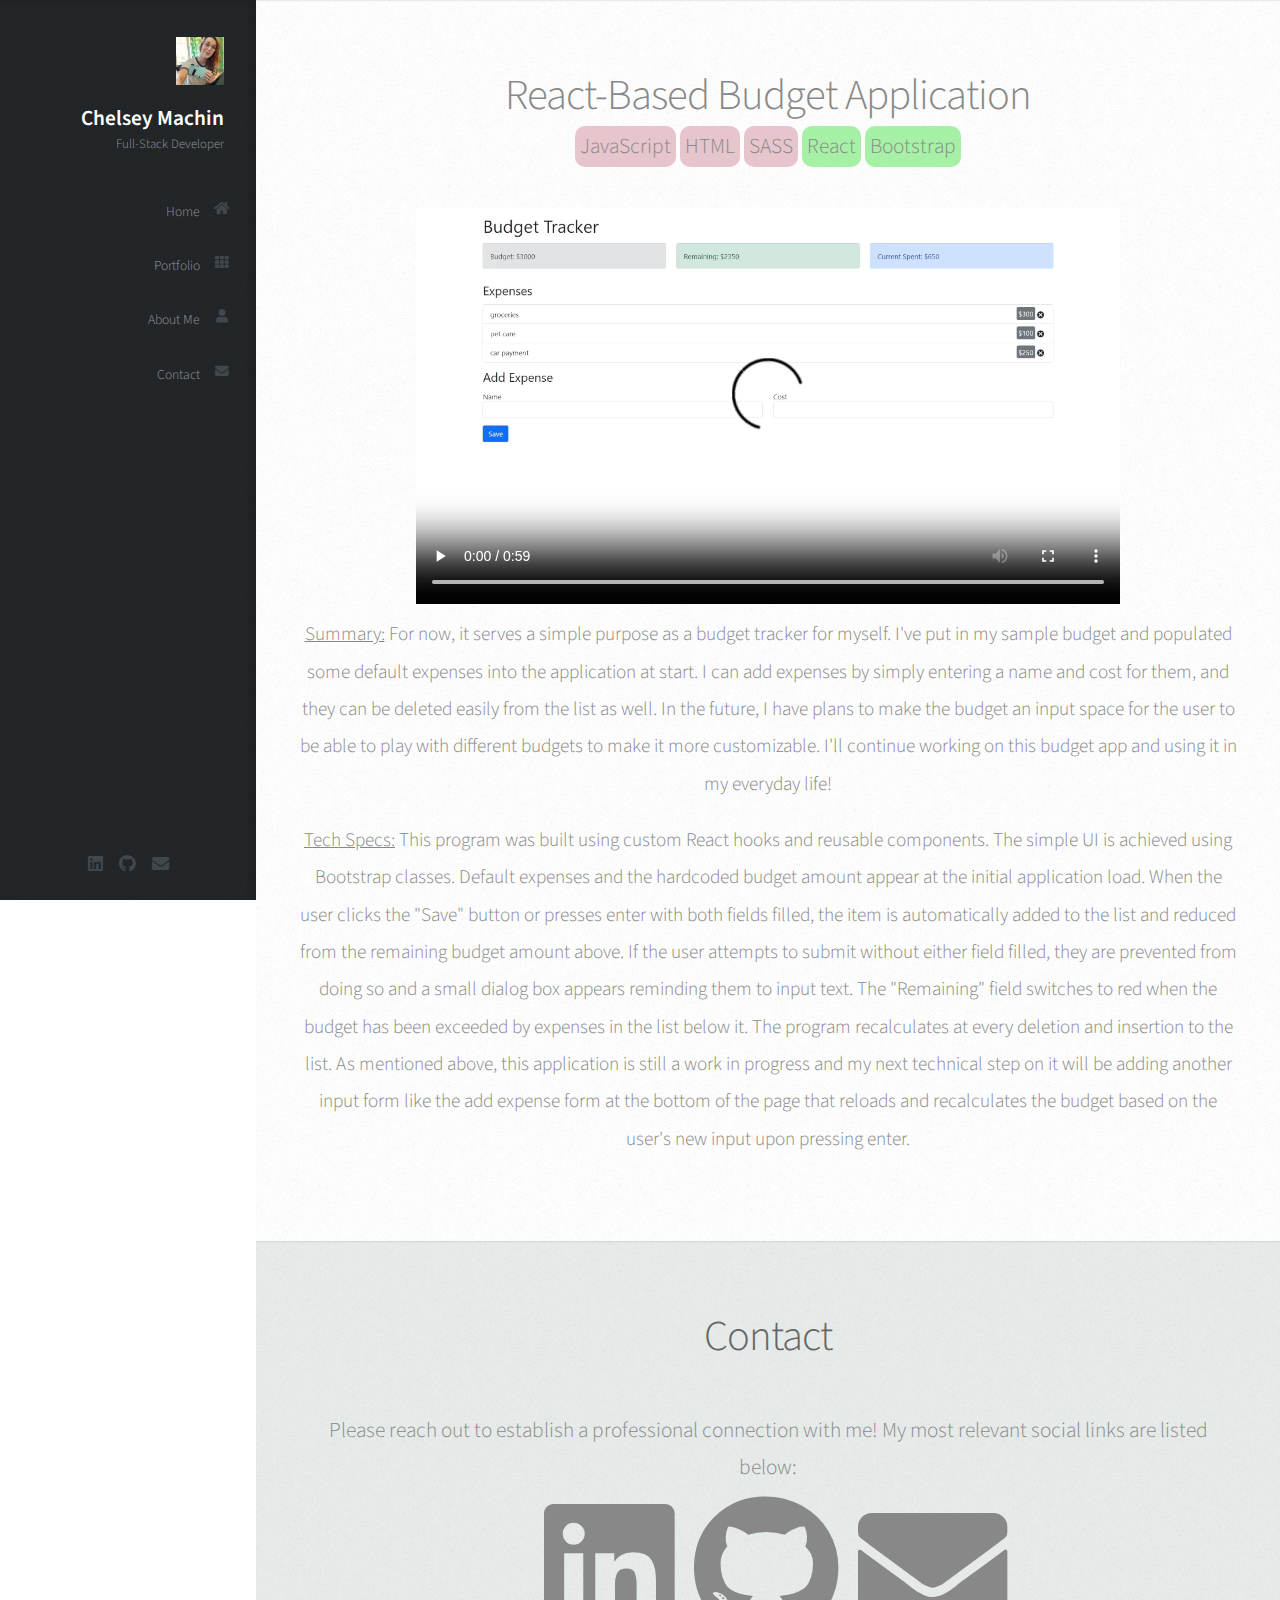
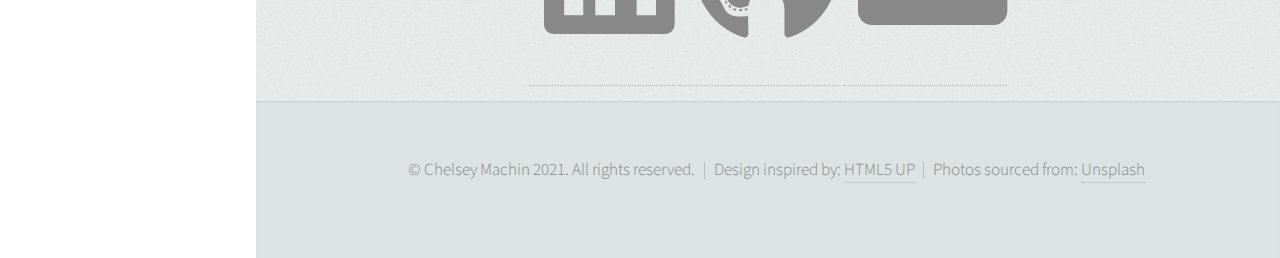
<file: budgetTracker.html>
<!DOCTYPE HTML>

<html>
	<head>
		<title>Chelsey Machin</title>
		<meta charset="utf-8" />
		<meta name="viewport" content="width=device-width, initial-scale=1, user-scalable=no" />
		<link rel="stylesheet" href="assets/css/main.css" />
		
	</head>
	<body class="is-preload">

		<!-- Header -->
			<div id="header">

				<div class="top">

					<!-- Logo -->
						<div id="logo">
							<span class="image avatar48"><img src="images/avatar.jpg" alt="" /></span>
							<h1 id="title">Chelsey Machin</h1>
							<p>Full-Stack Developer</p>
						</div>

					<!-- Nav -->
					<nav id="nav">
						<ul>
							<li><a href="./index.html#top" id="top-link"><span class="icon solid fa-home">Home</span></a></li>
							<li><a href="./index.html#portfolio" id="portfolio-link"><span class="icon solid fa-th">Portfolio</span></a></li>
							<li><a href="./index.html#about" id="about-link"><span class="icon solid fa-user">About Me</span></a></li>
							<li><a href="./index.html#contact" id="contact-link"><span class="icon solid fa-envelope">Contact</span></a></li>
						</ul>
					</nav>

				</div>

				<div class="bottom">

					<!-- Social Icons -->
						<ul class="icons">
							<li><a href="https://www.linkedin.com/in/chelsey-machin-269bbb187/" class="icon brands fa-linkedin" target="_blank"><span class="label">LinkedIn</span></a></li>
							<li><a href="https://github.com/chelseymachin" class="icon brands fa-github" target="_blank"><span class="label">Github</span></a></li>
							<li><a href="mailto:chelseymachin@gmail.com" class="icon solid fa-envelope" target="_blank"><span class="label">Email</span></a></li>
						</ul>

				</div>

			</div>

		<!-- Main -->
			<div id="main">

				<!-- Project Video Section -->
					<section id="top" class="videoContainer">
						<div class="container">

							<header>
								<h2 class="alt">React-Based Budget Application</h2>
								<span class="tool-language">JavaScript</span>
								<span class="tool-language">HTML</span>
								<span class="tool-language">SASS</span>
								<span class="tool-framework">React</span>
								<span class="tool-framework">Bootstrap</span>

							</header>
							<div class="videoContainer">
								<video controls>
									<source src="./videos/budgetAppVideo.mp4" type="video/mp4">
								</video>
							</div>
							<div class="projectDescriptionContainer">
								<p><u>Summary:</u>
									For now, it serves a simple purpose as a budget tracker for myself.  I've put in my sample budget and populated some default expenses into the application at start.  I can add expenses by simply entering a name and cost for them, and they can be deleted easily from the list as well. In the future, I have plans to make the budget an input space for the user to be able to play with different budgets to make it more customizable.  I'll continue working on this budget app and using it in my everyday life!

								</p>
								<p><u>Tech Specs:</u>
									This program was built using custom React hooks and reusable components.  The simple UI is achieved using Bootstrap classes. Default expenses and the hardcoded budget amount appear at the initial application load.  When the user clicks the "Save" button or presses enter with both fields filled, the item is automatically added to the list and reduced from the remaining budget amount above. If the user attempts to submit without either field filled, they are prevented from doing so and a small dialog box appears reminding them to input text. The "Remaining" field switches to red when the budget has been exceeded by expenses in the list below it.  The program recalculates at every deletion and insertion to the list.  As mentioned above, this application is still a work in progress and my next technical step on it will be adding another input form like the add expense form at the bottom of the page that reloads and recalculates the budget based on the user's new input upon pressing enter.
								</p>
							</div>

						</div>
					</section>

				<!-- Contact -->
					<section id="contact" class="four">
						<div class="container">

							<header>
								<h2>Contact</h2>
							</header>

							<p class=>Please reach out to establish a professional connection with me!  My most relevant social links are listed below:</p>
							<a href="https://www.linkedin.com/in/chelsey-machin-269bbb187/" class="icon brands fa-linkedin fa-7x" target="_blank"><span class="label">LinkedIn</span></a>
							<a href="https://github.com/chelseymachin" class="icon brands fa-github fa-7x" target="_blank"><span class="label">Github</span></a>
							<a href="mailto:chelseymachin@gmail.com" class="icon solid fa-envelope fa-7x" target="_blank"><span class="label">Email</span></a>

						</div>
					</section>

			</div>

		<!-- Footer -->
			<div id="footer">

				<!-- Copyright -->
					<ul class="copyright">
						<li>&copy; Chelsey Machin 2021. All rights reserved.</li><li>Design inspired by: <a href="http://html5up.net">HTML5 UP</a></li><li>Photos sourced from: <a href="http://unsplash.com">Unsplash</a></li>
					</ul>

			</div>

		<!-- Scripts -->
			<script src="assets/js/jquery.min.js"></script>
			<script src="assets/js/jquery.scrolly.min.js"></script>
			<script src="assets/js/jquery.scrollex.min.js"></script>
			<script src="assets/js/browser.min.js"></script>
			<script src="assets/js/breakpoints.min.js"></script>
			<script src="assets/js/util.js"></script>
			<script src="assets/js/main.js"></script>

	</body>
</html>
</file>
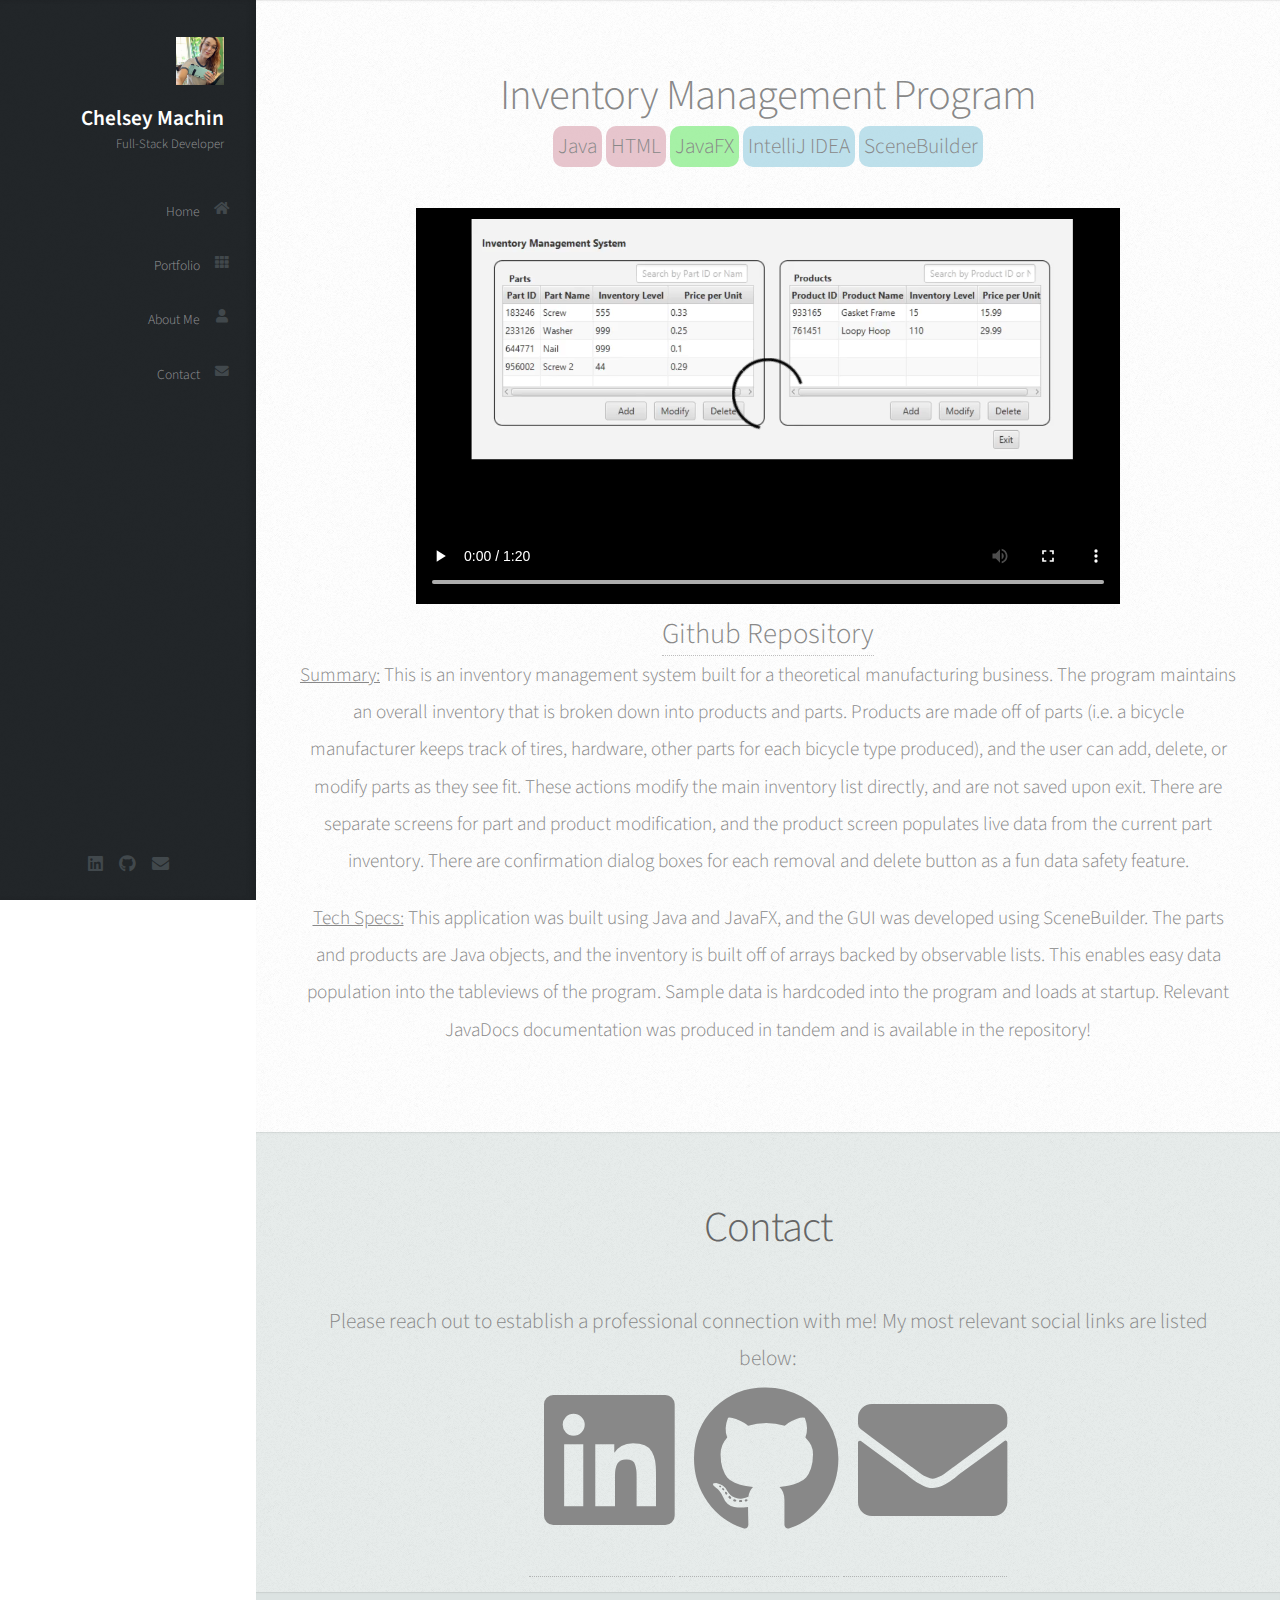
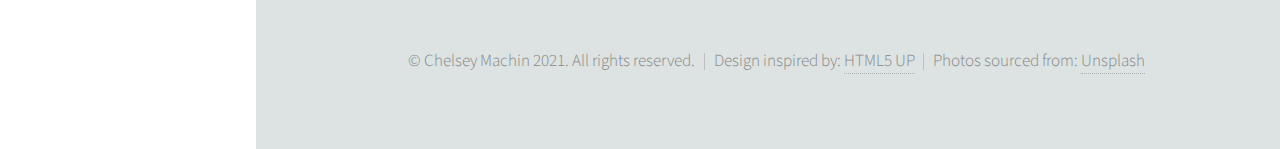
<file: inventoryProgram.html>
<!DOCTYPE HTML>

<html>
	<head>
		<title>Chelsey Machin</title>
		<meta charset="utf-8" />
		<meta name="viewport" content="width=device-width, initial-scale=1, user-scalable=no" />
		<link rel="stylesheet" href="assets/css/main.css" />
		
	</head>
	<body class="is-preload">

		<!-- Header -->
			<div id="header">

				<div class="top">

					<!-- Logo -->
						<div id="logo">
							<span class="image avatar48"><img src="images/avatar.jpg" alt="" /></span>
							<h1 id="title">Chelsey Machin</h1>
							<p>Full-Stack Developer</p>
						</div>

					<!-- Nav -->
						<nav id="nav">
							<ul>
								<li><a href="./index.html#top" id="top-link"><span class="icon solid fa-home">Home</span></a></li>
								<li><a href="./index.html#portfolio" id="portfolio-link"><span class="icon solid fa-th">Portfolio</span></a></li>
								<li><a href="./index.html#about" id="about-link"><span class="icon solid fa-user">About Me</span></a></li>
								<li><a href="./index.html#contact" id="contact-link"><span class="icon solid fa-envelope">Contact</span></a></li>
							</ul>
						</nav>

				</div>

				<div class="bottom">

					<!-- Social Icons -->
						<ul class="icons">
							<li><a href="https://www.linkedin.com/in/chelsey-machin-269bbb187/" class="icon brands fa-linkedin" target="_blank"><span class="label">LinkedIn</span></a></li>
							<li><a href="https://github.com/chelseymachin" class="icon brands fa-github" target="_blank"><span class="label">Github</span></a></li>
							<li><a href="mailto:chelseymachin@gmail.com" class="icon solid fa-envelope" target="_blank"><span class="label">Email</span></a></li>
						</ul>

				</div>

			</div>

		<!-- Main -->
			<div id="main">

				<!-- Project Video Section -->
					<section id="top" class="videoContainer">
						<div class="container">

							<header>
								<h2 class="alt">Inventory Management Program</h2>
								<span class="tool-language">Java</span>
								<span class="tool-language">HTML</span>
								<span class="tool-framework">JavaFX</span>
								<span class="tool-ide">IntelliJ IDEA</span>
								<span class="tool-ide">SceneBuilder</span>

							</header>
							<div class="videoContainer">
								<video controls>
									<source src="./videos/inventoryProgramVideo.mp4" type="video/mp4">
								</video>
							</div>
							
							<div class="projectDescriptionContainer">
								<a href="https://github.com/chelseymachin/Inventory-Program" target="_blank">Github Repository</a>
								<br>
								<p class="summaryParagraph"><u>Summary:</u>
								This is an inventory management system built for a theoretical manufacturing business.  The program maintains an overall inventory that is broken down into products and parts.  Products are made off of parts (i.e. a bicycle manufacturer keeps track of tires, hardware, other parts for each bicycle type produced), and the user can add, delete, or modify parts as they see fit.  These actions modify the main inventory list directly, and are not saved upon exit.  There are separate screens for part and product modification, and the product screen populates live data from the current part inventory.  There are confirmation dialog boxes for each removal and delete button as a fun data safety feature.
								</p>
								<p><u>Tech Specs:</u>
								This application was built using Java and JavaFX, and the GUI was developed using SceneBuilder.  The parts and products are Java objects, and the inventory is built off of arrays backed by observable lists.  This enables easy data population into the tableviews of the program.  Sample data is hardcoded into the program and loads at startup.  Relevant JavaDocs documentation was produced in tandem and is available in the repository!
								</p>


								



							</div>
						</div>
					</section>

				<!-- Contact -->
					<section id="contact" class="four">
						<div class="container">

							<header>
								<h2>Contact</h2>
							</header>

							<p class=>Please reach out to establish a professional connection with me!  My most relevant social links are listed below:</p>
							<a href="https://www.linkedin.com/in/chelsey-machin-269bbb187/" class="icon brands fa-linkedin fa-7x" target="_blank"><span class="label">LinkedIn</span></a>
							<a href="https://github.com/chelseymachin" class="icon brands fa-github fa-7x" target="_blank"><span class="label">Github</span></a>
							<a href="mailto:chelseymachin@gmail.com" class="icon solid fa-envelope fa-7x" target="_blank"><span class="label">Email</span></a>

						</div>
					</section>

			</div>

		<!-- Footer -->
			<div id="footer">

				<!-- Copyright -->
					<ul class="copyright">
						<li>&copy; Chelsey Machin 2021. All rights reserved.</li><li>Design inspired by: <a href="http://html5up.net">HTML5 UP</a></li><li>Photos sourced from: <a href="http://unsplash.com">Unsplash</a></li>
					</ul>

			</div>

		<!-- Scripts -->
			<script src="assets/js/jquery.min.js"></script>
			<script src="assets/js/jquery.scrolly.min.js"></script>
			<script src="assets/js/jquery.scrollex.min.js"></script>
			<script src="assets/js/browser.min.js"></script>
			<script src="assets/js/breakpoints.min.js"></script>
			<script src="assets/js/util.js"></script>
			<script src="assets/js/main.js"></script>

	</body>
</html>
</file>
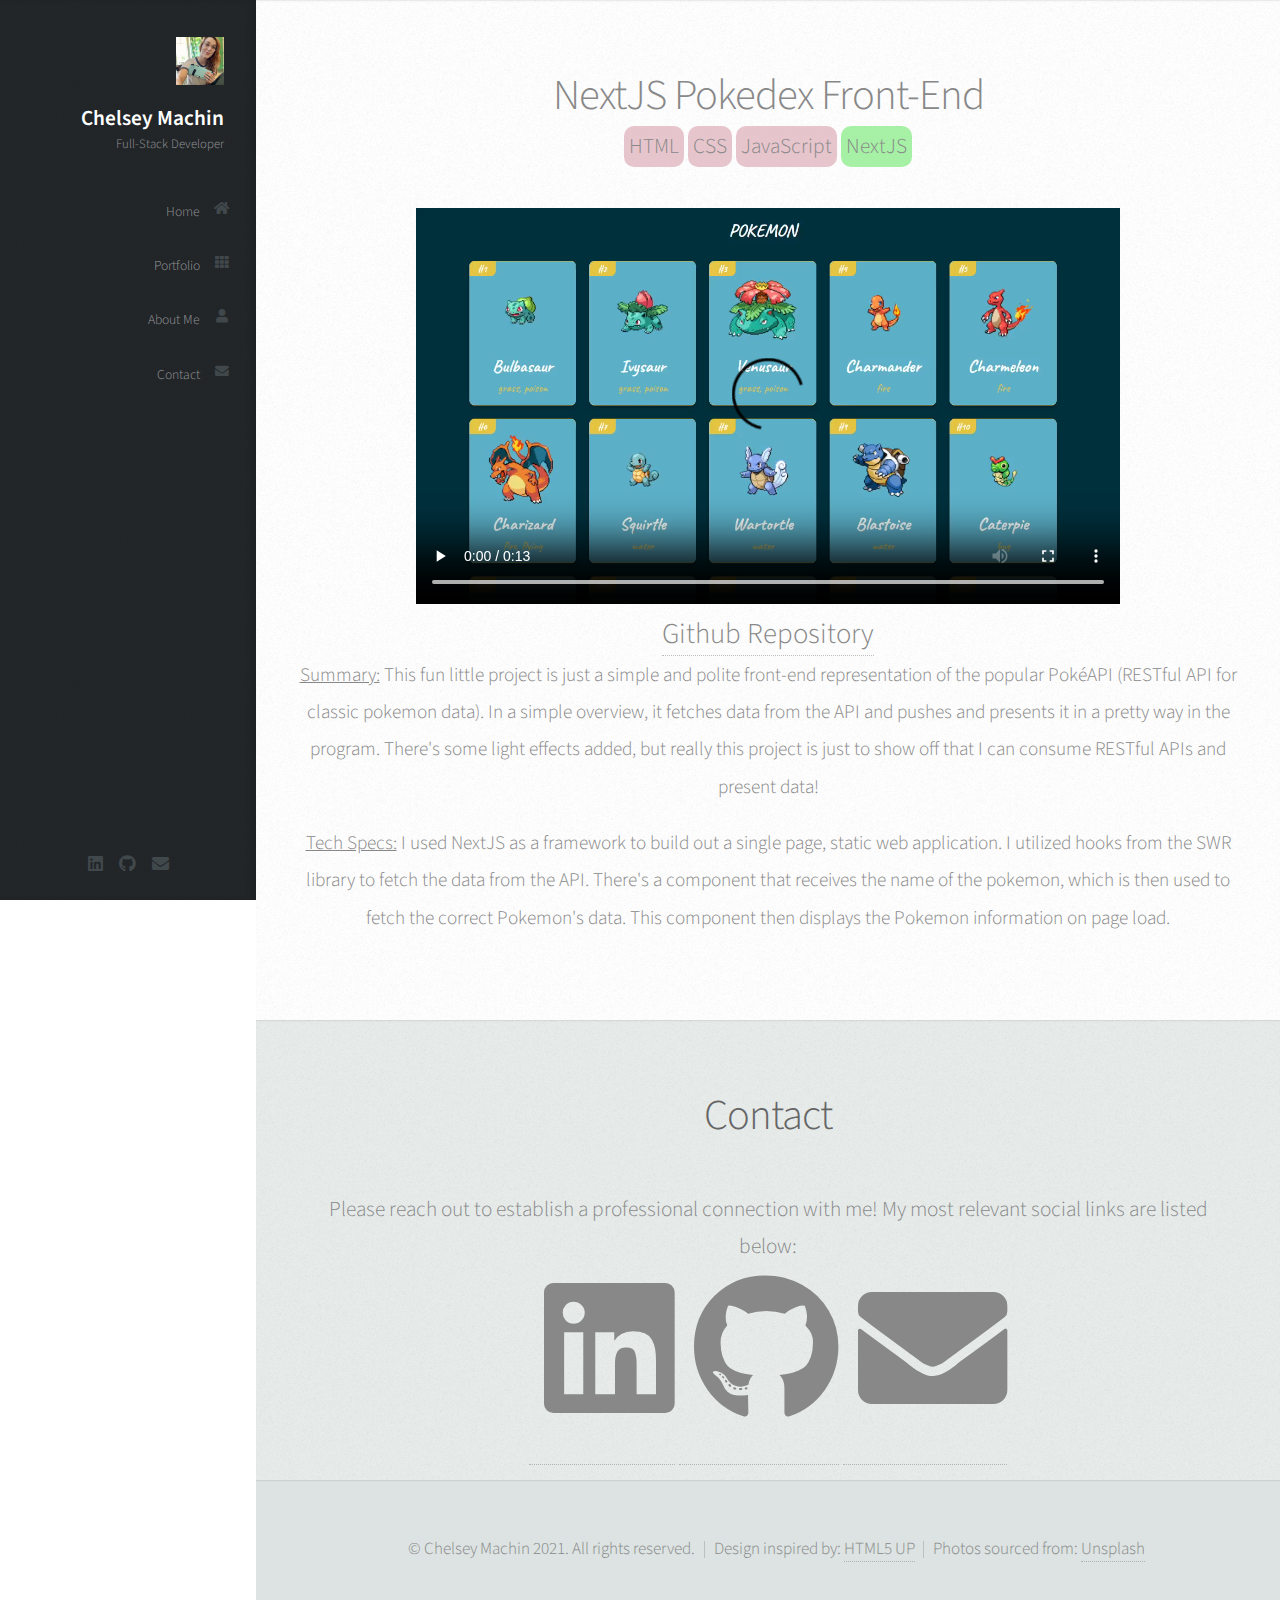
<file: pokedexFrontEnd.html>
<!DOCTYPE HTML>

<html>
	<head>
		<title>Chelsey Machin</title>
		<meta charset="utf-8" />
		<meta name="viewport" content="width=device-width, initial-scale=1, user-scalable=no" />
		<link rel="stylesheet" href="assets/css/main.css" />
		
	</head>
	<body class="is-preload">

		<!-- Header -->
			<div id="header">

				<div class="top">

					<!-- Logo -->
						<div id="logo">
							<span class="image avatar48"><img src="images/avatar.jpg" alt="" /></span>
							<h1 id="title">Chelsey Machin</h1>
							<p>Full-Stack Developer</p>
						</div>

					<!-- Nav -->
						<nav id="nav">
							<ul>
								<li><a href="./index.html#top" id="top-link"><span class="icon solid fa-home">Home</span></a></li>
								<li><a href="./index.html#portfolio" id="portfolio-link"><span class="icon solid fa-th">Portfolio</span></a></li>
								<li><a href="./index.html#about" id="about-link"><span class="icon solid fa-user">About Me</span></a></li>
								<li><a href="./index.html#contact" id="contact-link"><span class="icon solid fa-envelope">Contact</span></a></li>
							</ul>
						</nav>

				</div>

				<div class="bottom">

					<!-- Social Icons -->
						<ul class="icons">
							<li><a href="https://www.linkedin.com/in/chelsey-machin-269bbb187/" class="icon brands fa-linkedin" target="_blank"><span class="label">LinkedIn</span></a></li>
							<li><a href="https://github.com/chelseymachin" class="icon brands fa-github" target="_blank"><span class="label">Github</span></a></li>
							<li><a href="mailto:chelseymachin@gmail.com" class="icon solid fa-envelope" target="_blank"><span class="label">Email</span></a></li>
						</ul>

				</div>

			</div>

		<!-- Main -->
			<div id="main">

				<!-- Project Video Section -->
				<section id="top" class="videoContainer">
					<div class="container">

						<header>
							<h2 class="alt">NextJS Pokedex Front-End</h2>
							<span class="tool-language">HTML</span>
							<span class="tool-language">CSS</span>
							<span class="tool-language">JavaScript</span>
							<span class="tool-framework">NextJS</span>

						</header>
						<div class="videoContainer">
							<video controls>
								<source src="./videos/pokedexFrontEndVideo.mp4" type="video/mp4">
							</video>
						</div>
						
						<div class="projectDescriptionContainer">
							<a href="https://github.com/chelseymachin/Pokedex" target="_blank">Github Repository</a>
							<br>
							<p class="summaryParagraph"><u>Summary:</u>
							This fun little project is just a simple and polite front-end representation of the popular PokéAPI (RESTful API for classic pokemon data). In a simple overview, it fetches data from the API and pushes and presents it in a pretty way in the program.  There's some light effects added, but really this project is just to show off that I can consume RESTful APIs and present data!
							</p>
							<p><u>Tech Specs:</u>
							I used NextJS as a framework to build out a single page, static web application.  I utilized hooks from the SWR library to fetch the data from the API. There's a component that receives the name of the pokemon, which is then used to fetch the correct Pokemon's data. This component then displays the Pokemon information on page load. 
							</p>


							



						</div>
					</div>
				</section>

				<!-- Contact -->
					<section id="contact" class="four">
						<div class="container">

							<header>
								<h2>Contact</h2>
							</header>

							<p class=>Please reach out to establish a professional connection with me!  My most relevant social links are listed below:</p>
							<a href="https://www.linkedin.com/in/chelsey-machin-269bbb187/" class="icon brands fa-linkedin fa-7x" target="_blank"><span class="label">LinkedIn</span></a>
							<a href="https://github.com/chelseymachin" class="icon brands fa-github fa-7x" target="_blank"><span class="label">Github</span></a>
							<a href="mailto:chelseymachin@gmail.com" class="icon solid fa-envelope fa-7x" target="_blank"><span class="label">Email</span></a>

						</div>
					</section>

			</div>

		<!-- Footer -->
			<div id="footer">

				<!-- Copyright -->
					<ul class="copyright">
						<li>&copy; Chelsey Machin 2021. All rights reserved.</li><li>Design inspired by: <a href="http://html5up.net">HTML5 UP</a></li><li>Photos sourced from: <a href="http://unsplash.com">Unsplash</a></li>
					</ul>

			</div>

		<!-- Scripts -->
			<script src="assets/js/jquery.min.js"></script>
			<script src="assets/js/jquery.scrolly.min.js"></script>
			<script src="assets/js/jquery.scrollex.min.js"></script>
			<script src="assets/js/browser.min.js"></script>
			<script src="assets/js/breakpoints.min.js"></script>
			<script src="assets/js/util.js"></script>
			<script src="assets/js/main.js"></script>

	</body>
</html>
</file>
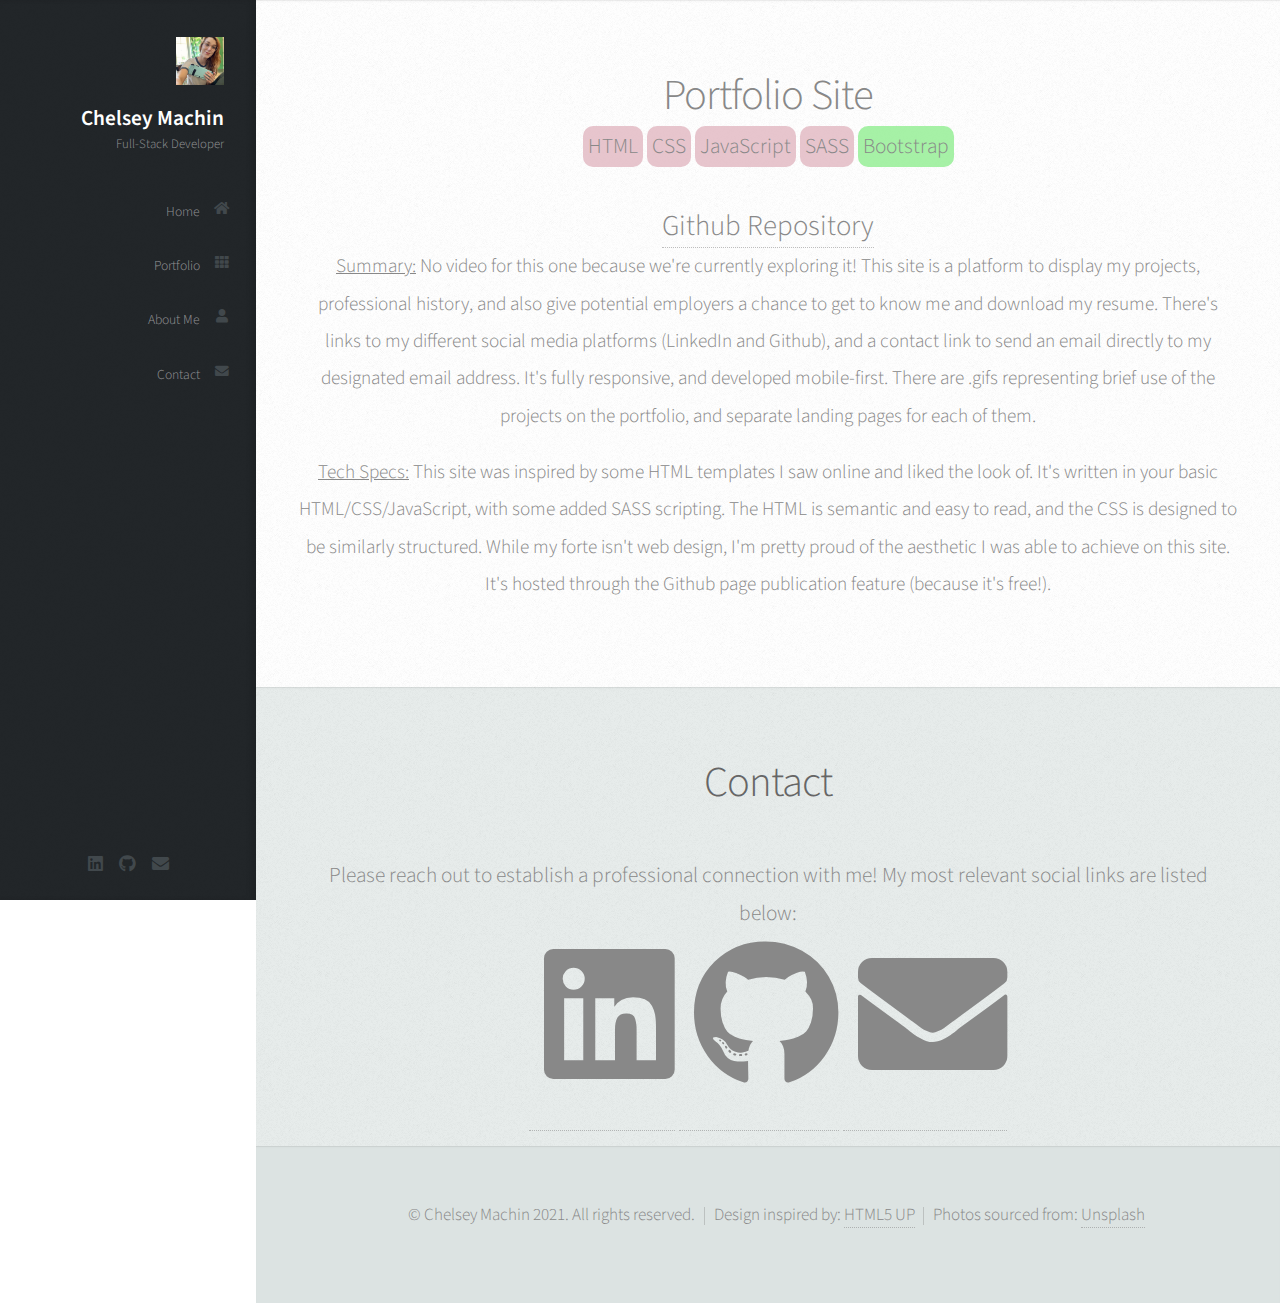
<file: portfolioSite.html>
<!DOCTYPE HTML>

<html>
	<head>
		<title>Chelsey Machin</title>
		<meta charset="utf-8" />
		<meta name="viewport" content="width=device-width, initial-scale=1, user-scalable=no" />
		<link rel="stylesheet" href="assets/css/main.css" />
		
	</head>
	<body class="is-preload">

		<!-- Header -->
			<div id="header">

				<div class="top">

					<!-- Logo -->
						<div id="logo">
							<span class="image avatar48"><img src="images/avatar.jpg" alt="" /></span>
							<h1 id="title">Chelsey Machin</h1>
							<p>Full-Stack Developer</p>
						</div>

					<!-- Nav -->
						<nav id="nav">
							<ul>
								<li><a href="./index.html#top" id="top-link"><span class="icon solid fa-home">Home</span></a></li>
								<li><a href="./index.html#portfolio" id="portfolio-link"><span class="icon solid fa-th">Portfolio</span></a></li>
								<li><a href="./index.html#about" id="about-link"><span class="icon solid fa-user">About Me</span></a></li>
								<li><a href="./index.html#contact" id="contact-link"><span class="icon solid fa-envelope">Contact</span></a></li>
							</ul>
						</nav>

				</div>

				<div class="bottom">

					<!-- Social Icons -->
						<ul class="icons">
							<li><a href="https://www.linkedin.com/in/chelsey-machin-269bbb187/" class="icon brands fa-linkedin" target="_blank"><span class="label">LinkedIn</span></a></li>
							<li><a href="https://github.com/chelseymachin" class="icon brands fa-github" target="_blank"><span class="label">Github</span></a></li>
							<li><a href="mailto:chelseymachin@gmail.com" class="icon solid fa-envelope" target="_blank"><span class="label">Email</span></a></li>
						</ul>

				</div>

			</div>

		<!-- Main -->
			<div id="main">

				<!-- Project Video Section -->
				<section id="top" class="videoContainer">
					<div class="container">

						<header>
							<h2 class="alt">Portfolio Site</h2>
							<span class="tool-language">HTML</span>
							<span class="tool-language">CSS</span>
							<span class="tool-language">JavaScript</span>
							<span class="tool-language">SASS</span>
							<span class="tool-framework">Bootstrap</span>

						</header>
						
						<div class="projectDescriptionContainer">
							<a href="https://github.com/chelseymachin/chelseymachin.github.io" target="_blank">Github Repository</a>
							<br>
							<p class="summaryParagraph"><u>Summary:</u>
							No video for this one because we're currently exploring it!  This site is a platform to display my projects, professional history, and also give potential employers a chance to get to know me and download my resume.  There's links to my different social media platforms (LinkedIn and Github), and a contact link to send an email directly to my designated email address. It's fully responsive, and developed mobile-first.  There are .gifs representing brief use of the projects on the portfolio, and separate landing pages for each of them.  
							</p>
							<p><u>Tech Specs:</u>
							This site was inspired by some HTML templates I saw online and liked the look of.  It's written in your basic HTML/CSS/JavaScript, with some added SASS scripting. The HTML is semantic and easy to read, and the CSS is designed to be similarly structured.  While my forte isn't web design, I'm pretty proud of the aesthetic I was able to achieve on this site.  It's hosted through the Github page publication feature (because it's free!). 
							</p>


							



						</div>
					</div>
				</section>

				<!-- Contact -->
					<section id="contact" class="four">
						<div class="container">

							<header>
								<h2>Contact</h2>
							</header>

							<p class=>Please reach out to establish a professional connection with me!  My most relevant social links are listed below:</p>
							<a href="https://www.linkedin.com/in/chelsey-machin-269bbb187/" class="icon brands fa-linkedin fa-7x" target="_blank"><span class="label">LinkedIn</span></a>
							<a href="https://github.com/chelseymachin" class="icon brands fa-github fa-7x" target="_blank"><span class="label">Github</span></a>
							<a href="mailto:chelseymachin@gmail.com" class="icon solid fa-envelope fa-7x" target="_blank"><span class="label">Email</span></a>

						</div>
					</section>

			</div>

		<!-- Footer -->
			<div id="footer">

				<!-- Copyright -->
					<ul class="copyright">
						<li>&copy; Chelsey Machin 2021. All rights reserved.</li><li>Design inspired by: <a href="http://html5up.net">HTML5 UP</a></li><li>Photos sourced from: <a href="http://unsplash.com">Unsplash</a></li>
					</ul>

			</div>

		<!-- Scripts -->
			<script src="assets/js/jquery.min.js"></script>
			<script src="assets/js/jquery.scrolly.min.js"></script>
			<script src="assets/js/jquery.scrollex.min.js"></script>
			<script src="assets/js/browser.min.js"></script>
			<script src="assets/js/breakpoints.min.js"></script>
			<script src="assets/js/util.js"></script>
			<script src="assets/js/main.js"></script>

	</body>
</html>
</file>
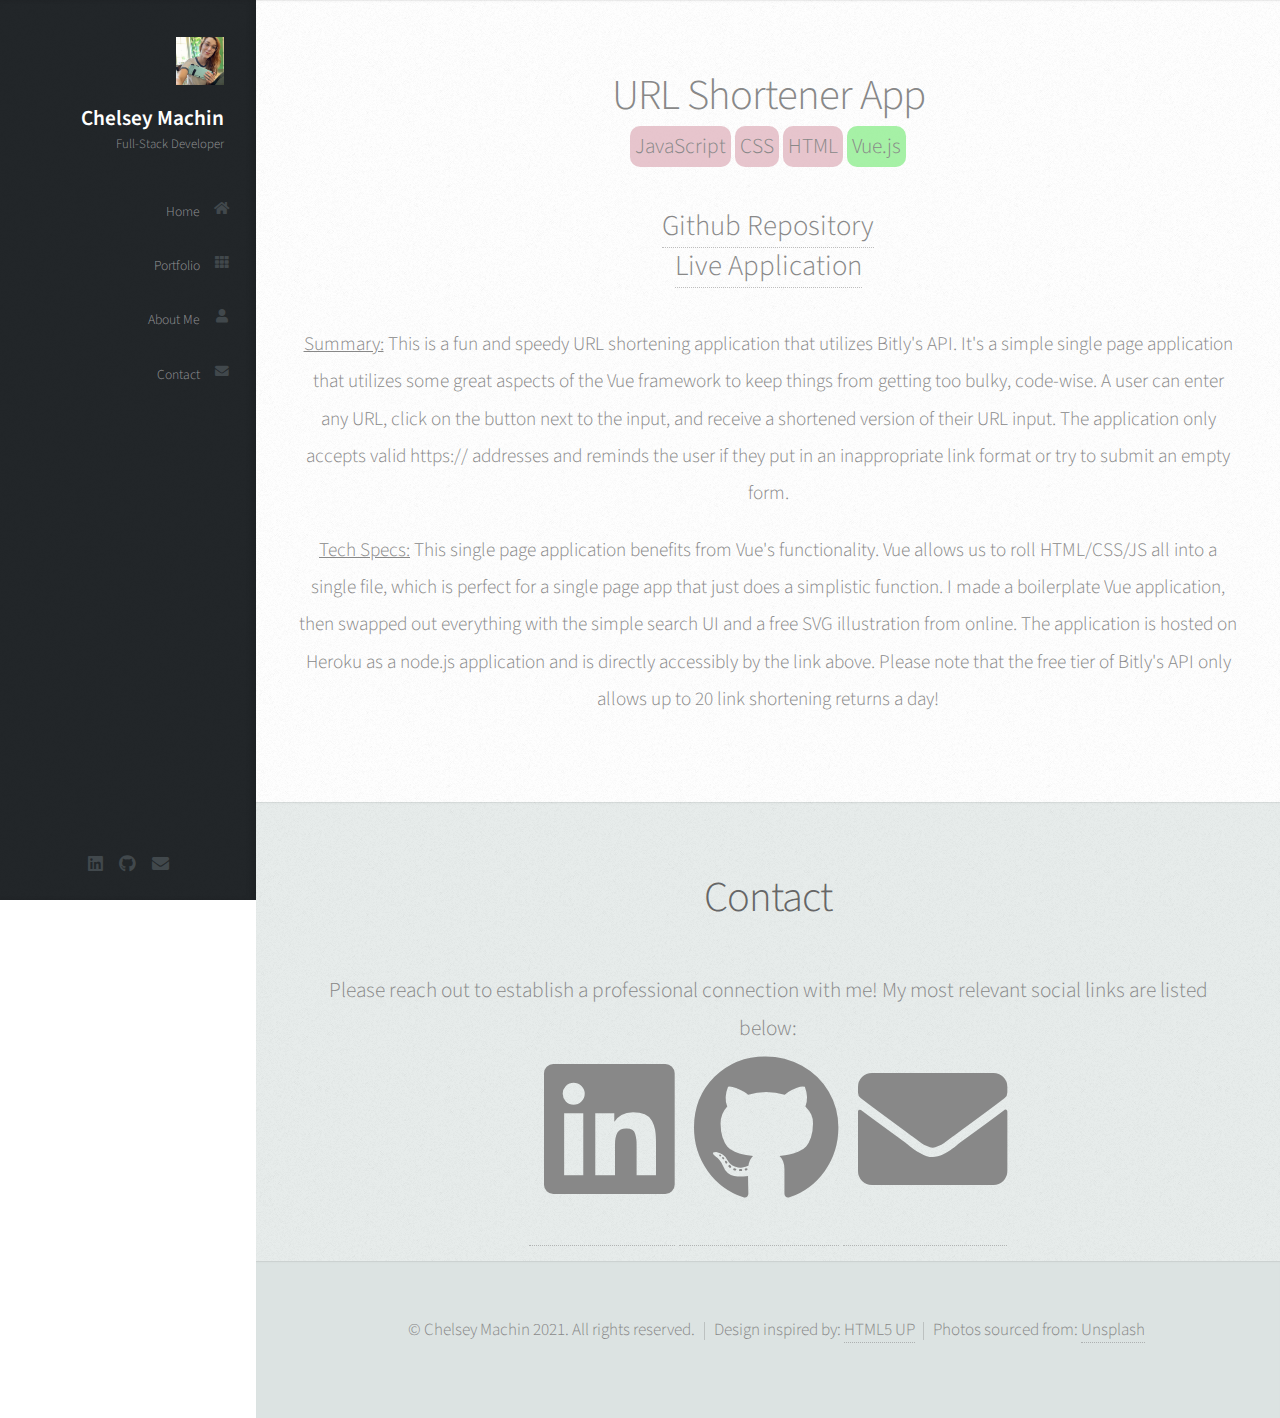
<file: urlShortener.html>
<!DOCTYPE HTML>

<html>
	<head>
		<title>Chelsey Machin</title>
		<meta charset="utf-8" />
		<meta name="viewport" content="width=device-width, initial-scale=1, user-scalable=no" />
		<link rel="stylesheet" href="assets/css/main.css" />
		
	</head>
	<body class="is-preload">

		<!-- Header -->
			<div id="header">

				<div class="top">

					<!-- Logo -->
						<div id="logo">
							<span class="image avatar48"><img src="images/avatar.jpg" alt="" /></span>
							<h1 id="title">Chelsey Machin</h1>
							<p>Full-Stack Developer</p>
						</div>

					<!-- Nav -->
						<nav id="nav">
							<ul>
								<li><a href="./index.html#top" id="top-link"><span class="icon solid fa-home">Home</span></a></li>
								<li><a href="./index.html#portfolio" id="portfolio-link"><span class="icon solid fa-th">Portfolio</span></a></li>
								<li><a href="./index.html#about" id="about-link"><span class="icon solid fa-user">About Me</span></a></li>
								<li><a href="./index.html#contact" id="contact-link"><span class="icon solid fa-envelope">Contact</span></a></li>
							</ul>
						</nav>

				</div>

				<div class="bottom">

					<!-- Social Icons -->
						<ul class="icons">
							<li><a href="https://www.linkedin.com/in/chelsey-machin-269bbb187/" class="icon brands fa-linkedin" target="_blank"><span class="label">LinkedIn</span></a></li>
							<li><a href="https://github.com/chelseymachin" class="icon brands fa-github" target="_blank"><span class="label">Github</span></a></li>
							<li><a href="mailto:chelseymachin@gmail.com" class="icon solid fa-envelope" target="_blank"><span class="label">Email</span></a></li>
						</ul>

				</div>

			</div>

		<!-- Main -->
			<div id="main">

				<!-- Project Video Section -->
					<section id="top" class="videoContainer">
						<div class="container">

							<header>
								<h2 class="alt">URL Shortener App</h2>
								<span class="tool-language">JavaScript</span>
                                <span class="tool-language">CSS</span>
								<span class="tool-language">HTML</span>
								<span class="tool-framework">Vue.js</span>

							</header>
							
							<div class="projectDescriptionContainer">
								<a href="https://github.com/chelseymachin/url-shortener" target="_blank">Github Repository</a>
								<br>
                                <a href="https://lil-shortener.herokuapp.com/" target="_blank">Live Application</a>
								<br>
								<br>
								<p class="summaryParagraph"><u>Summary:</u>
								This is a fun and speedy URL shortening application that utilizes Bitly's API.  It's a simple single page application that utilizes some great aspects of the Vue framework to keep things from getting too bulky, code-wise.  A user can enter any URL, click on the button next to the input, and receive a shortened version of their URL input.  The application only accepts valid https:// addresses and reminds the user if they put in an inappropriate link format or try to submit an empty form.
								</p>
								<p><u>Tech Specs:</u>
								This single page application benefits from Vue's functionality.  Vue allows us to roll HTML/CSS/JS all into a single file, which is perfect for a single page app that just does a simplistic function.  I made a boilerplate Vue application, then swapped out everything with the simple search UI and a free SVG illustration from online.  The application is hosted on Heroku as a node.js application and is directly accessibly by the link above.  Please note that the free tier of Bitly's API only allows up to 20 link shortening returns a day!
								</p>


								



							</div>
						</div>
					</section>

				<!-- Contact -->
					<section id="contact" class="four">
						<div class="container">

							<header>
								<h2>Contact</h2>
							</header>

							<p class=>Please reach out to establish a professional connection with me!  My most relevant social links are listed below:</p>
							<a href="https://www.linkedin.com/in/chelsey-machin-269bbb187/" class="icon brands fa-linkedin fa-7x" target="_blank"><span class="label">LinkedIn</span></a>
							<a href="https://github.com/chelseymachin" class="icon brands fa-github fa-7x" target="_blank"><span class="label">Github</span></a>
							<a href="mailto:chelseymachin@gmail.com" class="icon solid fa-envelope fa-7x" target="_blank"><span class="label">Email</span></a>

						</div>
					</section>

			</div>

		<!-- Footer -->
			<div id="footer">

				<!-- Copyright -->
					<ul class="copyright">
						<li>&copy; Chelsey Machin 2021. All rights reserved.</li><li>Design inspired by: <a href="http://html5up.net">HTML5 UP</a></li><li>Photos sourced from: <a href="http://unsplash.com">Unsplash</a></li>
					</ul>

			</div>

		<!-- Scripts -->
			<script src="assets/js/jquery.min.js"></script>
			<script src="assets/js/jquery.scrolly.min.js"></script>
			<script src="assets/js/jquery.scrollex.min.js"></script>
			<script src="assets/js/browser.min.js"></script>
			<script src="assets/js/breakpoints.min.js"></script>
			<script src="assets/js/util.js"></script>
			<script src="assets/js/main.js"></script>

	</body>
</html>
</file>
<file: assets/css/main.css>
@import url("fontawesome-all.min.css");
@import url("https://fonts.googleapis.com/css?family=Source+Sans+Pro:300,300italic,400,600");

html, body, div, span, applet, object,
iframe, h1, h2, h3, h4, h5, h6, p, blockquote,
pre, a, abbr, acronym, address, big, cite,
code, del, dfn, em, img, ins, kbd, q, s, samp,
small, strike, strong, sub, sup, tt, var, b,
u, i, center, dl, dt, dd, ol, ul, li, fieldset,
form, label, legend, table, caption, tbody,
tfoot, thead, tr, th, td, article, aside,
canvas, details, embed, figure, figcaption,
footer, header, hgroup, menu, nav, output, ruby,
section, summary, time, mark, audio, video {
	margin: 0;
	padding: 0;
	border: 0;
	font-size: 100%;
	font: inherit;
	vertical-align: baseline;}

article, aside, details, figcaption, figure,
footer, header, hgroup, menu, nav, section {
	display: block;}

body {
	line-height: 1;
}

.education {
	font-size: .75em;
	margin-bottom: -1em;
}

ol, ul {
	list-style: none;
}

blockquote, q {
	quotes: none;
}

	blockquote:before, blockquote:after, q:before, q:after {
		content: '';
		content: none;
	}

table {
	border-collapse: collapse;
	border-spacing: 0;
}

body {
	-webkit-text-size-adjust: none;
}

mark {
	background-color: transparent;
	color: inherit;
}

input::-moz-focus-inner {
	border: 0;
	padding: 0;
}

input, select, textarea {
	-moz-appearance: none;
	-webkit-appearance: none;
	-ms-appearance: none;
	appearance: none;
}

/* Basic */

	html {
		box-sizing: border-box;
	}

	*, *:before, *:after {
		box-sizing: inherit;
	}

	body {
		background: #fff;
		font-family: 'Source Sans Pro', sans-serif;
		font-size: 19pt;
		font-weight: 300;
		line-height: 1.75em;
		color: #888;
	}

		body.is-preload *, body.is-preload *:before, body.is-preload *:after {
			-moz-animation: none !important;
			-webkit-animation: none !important;
			-ms-animation: none !important;
			animation: none !important;
			-moz-transition: none !important;
			-webkit-transition: none !important;
			-ms-transition: none !important;
			transition: none !important;
		}

	input, textarea, select {
		font-family: 'Source Sans Pro', sans-serif;
		font-size: 19pt;
		font-weight: 300;
		line-height: 1.75em;
		color: #888;
	}

	h1, h2, h3, h4, h5, h6 {
		font-weight: 300;
		color: #666;
		line-height: 1.5em;
	}

	h1 a, h2 a, h3 a, h4 a, h5 a, h6 a {
		color: inherit;
		text-decoration: none;
	}

		h1 a strong, h2 a strong, h3 a strong, h4 a strong, h5 a strong, h6 a strong {
			color: #333;
		}

	h2 {
		font-size: 2em;
		letter-spacing: -1px;
	}

		h2.alt {
			color: #888;
		}

			h2.alt strong {
				color: #666;
			}

	h3 {
		font-size: 1.5em;
	}

	header {
		margin: 0 0 2em 0;
	}

		header > p {
			margin: 1em auto;
			width: 80%;
		}

	footer {
		margin: 2em 0 0 0;
	}

	strong, b {
		font-weight: 300;
		color: #666;
	}

	em, i {
		font-style: italic;
	}

	a {
		text-decoration: none;
		color: inherit;
		border-bottom: dotted 1px rgba(128, 128, 128, 0.5);
		-moz-transition: color 0.35s ease-in-out, border-bottom-color 0.35s ease-in-out;
		-webkit-transition: color 0.35s ease-in-out, border-bottom-color 0.35s ease-in-out;
		-ms-transition: color 0.35s ease-in-out, border-bottom-color 0.35s ease-in-out;
		transition: color 0.35s ease-in-out, border-bottom-color 0.35s ease-in-out;
		outline: 0;
	}

		a:hover {
			color: #E27689;
			border-bottom-color: rgba(255, 255, 255, 0);
		}

	sub {
		position: relative;
		top: 0.5em;
		font-size: 0.8em;
	}

	sup {
		position: relative;
		top: -0.5em;
		font-size: 0.8em;
	}

	hr {
		border: 0;
		border-top: solid 1px #ddd;
	}

	blockquote {
		border-left: solid 0.5em #ddd;
		padding: 1em 0 1em 2em;
		font-style: italic;
	}

	p, ul, ol, dl, table {
		margin-bottom: 1em;
	}

	br.clear {
		clear: both;
	}


	#contact p {
		margin-top: 2em;
		margin-bottom: 3em;
	}

	#contact a {
		padding-left: .1em;
	}

/* Container */

	.container {
		margin: 0 auto;
		max-width: 100%;
		width: 1400px;
	}

		@media screen and (min-width: 961px) and (max-width: 1880px) {

			.container {
				width: 1200px;
			}

		}

		@media screen and (min-width: 961px) and (max-width: 1620px) {

			.container {
				width: 960px;
			}

		}

		@media screen and (min-width: 961px) and (max-width: 1320px) {

			.container {
				width: 100%;
			}

		}

		@media screen and (max-width: 960px) {

			.container {
				width: 100%;
			}

		}

		@media screen and (max-width: 736px) {

			.container {
				width: 100%;
			}

		}

/* Row */

	.row {
		display: flex;
		flex-wrap: wrap;
		box-sizing: border-box;
		align-items: stretch;
	}

		.row > * {
			box-sizing: border-box;
		}

		.row.gtr-uniform > * > :last-child {
			margin-bottom: 0;
		}

		.row.aln-left {
			justify-content: flex-start;
		}

		.row.aln-center {
			justify-content: center;
		}

		.row.aln-right {
			justify-content: flex-end;
		}

		.row.aln-top {
			align-items: flex-start;
		}

		.row.aln-middle {
			align-items: center;
		}

		.row.aln-bottom {
			align-items: flex-end;
		}

		.row > .imp {
			order: -1;
		}

		.row > .col-1 {
			width: 8.33333%;
		}

		.row > .off-1 {
			margin-left: 8.33333%;
		}

		.row > .col-2 {
			width: 16.66667%;
		}

		.row > .off-2 {
			margin-left: 16.66667%;
		}

		.row > .col-3 {
			width: 25%;
		}

		.row > .off-3 {
			margin-left: 25%;
		}

		.row > .col-4 {
			width: 33.33333%;
		}

		.row > .off-4 {
			margin-left: 33.33333%;
		}

		.row > .col-5 {
			width: 41.66667%;
		}

		.row > .off-5 {
			margin-left: 41.66667%;
		}

		.row > .col-6 {
			width: 50%;
		}

		.row > .off-6 {
			margin-left: 50%;
		}

		.row > .col-7 {
			width: 58.33333%;
		}

		.row > .off-7 {
			margin-left: 58.33333%;
		}

		.row > .col-8 {
			width: 66.66667%;
		}

		.row > .off-8 {
			margin-left: 66.66667%;
		}

		.row > .col-9 {
			width: 75%;
		}

		.row > .off-9 {
			margin-left: 75%;
		}

		.row > .col-10 {
			width: 83.33333%;
		}

		.row > .off-10 {
			margin-left: 83.33333%;
		}

		.row > .col-11 {
			width: 91.66667%;
		}

		.row > .off-11 {
			margin-left: 91.66667%;
		}

		.row > .col-12 {
			width: 100%;
		}

		.row > .off-12 {
			margin-left: 100%;
		}

		.row.gtr-0 {
			margin-top: 0px;
			margin-left: 0px;
		}

			.row.gtr-0 > * {
				padding: 0px 0 0 0px;
			}

			.row.gtr-0.gtr-uniform {
				margin-top: 0px;
			}

				.row.gtr-0.gtr-uniform > * {
					padding-top: 0px;
				}

		.row.gtr-25 {
			margin-top: -10px;
			margin-left: -10px;
		}

			.row.gtr-25 > * {
				padding: 10px 0 0 10px;
			}

			.row.gtr-25.gtr-uniform {
				margin-top: -10px;
			}

				.row.gtr-25.gtr-uniform > * {
					padding-top: 10px;
				}

		.row.gtr-50 {
			margin-top: -20px;
			margin-left: -20px;
		}

			.row.gtr-50 > * {
				padding: 20px 0 0 20px;
			}

			.row.gtr-50.gtr-uniform {
				margin-top: -20px;
			}

				.row.gtr-50.gtr-uniform > * {
					padding-top: 20px;
				}

		.row {
			margin-top: -40px;
			margin-left: -40px;
		}

			.row > * {
				padding: 40px 0 0 40px;
			}

			.row.gtr-uniform {
				margin-top: -40px;
			}

				.row.gtr-uniform > * {
					padding-top: 40px;
				}

		.row.gtr-150 {
			margin-top: -60px;
			margin-left: -60px;
		}

			.row.gtr-150 > * {
				padding: 60px 0 0 60px;
			}

			.row.gtr-150.gtr-uniform {
				margin-top: -60px;
			}

				.row.gtr-150.gtr-uniform > * {
					padding-top: 60px;
				}

		.row.gtr-200 {
			margin-top: -80px;
			margin-left: -80px;
		}

			.row.gtr-200 > * {
				padding: 80px 0 0 80px;
			}

			.row.gtr-200.gtr-uniform {
				margin-top: -80px;
			}

				.row.gtr-200.gtr-uniform > * {
					padding-top: 80px;
				}


		@media screen and (min-width: 961px) and (max-width: 1880px) {

			.row {
				display: flex;
				flex-wrap: wrap;
				box-sizing: border-box;
				align-items: stretch;
			}

				.row > * {
					box-sizing: border-box;
				}

				.row.gtr-uniform > * > :last-child {
					margin-bottom: 0;
				}

				.row.aln-left {
					justify-content: flex-start;
				}

				.row.aln-center {
					justify-content: center;
				}

				.row.aln-right {
					justify-content: flex-end;
				}

				.row.aln-top {
					align-items: flex-start;
				}

				.row.aln-middle {
					align-items: center;
				}

				.row.aln-bottom {
					align-items: flex-end;
				}

				.row > .imp-wide {
					order: -1;
				}

				.row > .col-1-wide {
					width: 8.33333%;
				}

				.row > .off-1-wide {
					margin-left: 8.33333%;
				}

				.row > .col-2-wide {
					width: 16.66667%;
				}

				.row > .off-2-wide {
					margin-left: 16.66667%;
				}

				.row > .col-3-wide {
					width: 25%;
				}

				.row > .off-3-wide {
					margin-left: 25%;
				}

				.row > .col-4-wide {
					width: 33.33333%;
				}

				.row > .off-4-wide {
					margin-left: 33.33333%;
				}

				.row > .col-5-wide {
					width: 41.66667%;
				}

				.row > .off-5-wide {
					margin-left: 41.66667%;
				}

				.row > .col-6-wide {
					width: 50%;
				}

				.row > .off-6-wide {
					margin-left: 50%;
				}

				.row > .col-7-wide {
					width: 58.33333%;
				}

				.row > .off-7-wide {
					margin-left: 58.33333%;
				}

				.row > .col-8-wide {
					width: 66.66667%;
				}

				.row > .off-8-wide {
					margin-left: 66.66667%;
				}

				.row > .col-9-wide {
					width: 75%;
				}

				.row > .off-9-wide {
					margin-left: 75%;
				}

				.row > .col-10-wide {
					width: 83.33333%;
				}

				.row > .off-10-wide {
					margin-left: 83.33333%;
				}

				.row > .col-11-wide {
					width: 91.66667%;
				}

				.row > .off-11-wide {
					margin-left: 91.66667%;
				}

				.row > .col-12-wide {
					width: 100%;
				}

				.row > .off-12-wide {
					margin-left: 100%;
				}

				.row.gtr-0 {
					margin-top: 0px;
					margin-left: 0px;
				}

					.row.gtr-0 > * {
						padding: 0px 0 0 0px;
					}

					.row.gtr-0.gtr-uniform {
						margin-top: 0px;
					}

						.row.gtr-0.gtr-uniform > * {
							padding-top: 0px;
						}

				.row.gtr-25 {
					margin-top: -10px;
					margin-left: -10px;
				}

					.row.gtr-25 > * {
						padding: 10px 0 0 10px;
					}

					.row.gtr-25.gtr-uniform {
						margin-top: -10px;
					}

						.row.gtr-25.gtr-uniform > * {
							padding-top: 10px;
						}

				.row.gtr-50 {
					margin-top: -20px;
					margin-left: -20px;
				}

					.row.gtr-50 > * {
						padding: 20px 0 0 20px;
					}

					.row.gtr-50.gtr-uniform {
						margin-top: -20px;
					}

						.row.gtr-50.gtr-uniform > * {
							padding-top: 20px;
						}

				.row {
					margin-top: -40px;
					margin-left: -40px;
				}

					.row > * {
						padding: 40px 0 0 40px;
					}

					.row.gtr-uniform {
						margin-top: -40px;
					}

						.row.gtr-uniform > * {
							padding-top: 40px;
						}

				.row.gtr-150 {
					margin-top: -60px;
					margin-left: -60px;
				}

					.row.gtr-150 > * {
						padding: 60px 0 0 60px;
					}

					.row.gtr-150.gtr-uniform {
						margin-top: -60px;
					}

						.row.gtr-150.gtr-uniform > * {
							padding-top: 60px;
						}

				.row.gtr-200 {
					margin-top: -80px;
					margin-left: -80px;
				}

					.row.gtr-200 > * {
						padding: 80px 0 0 80px;
					}

					.row.gtr-200.gtr-uniform {
						margin-top: -80px;
					}

						.row.gtr-200.gtr-uniform > * {
							padding-top: 80px;
						}

		}

		@media screen and (min-width: 961px) and (max-width: 1620px) {

			.row {
				display: flex;
				flex-wrap: wrap;
				box-sizing: border-box;
				align-items: stretch;
			}

				.row > * {
					box-sizing: border-box;
				}

				.row.gtr-uniform > * > :last-child {
					margin-bottom: 0;
				}

				.row.aln-left {
					justify-content: flex-start;
				}

				.row.aln-center {
					justify-content: center;
				}

				.row.aln-right {
					justify-content: flex-end;
				}

				.row.aln-top {
					align-items: flex-start;
				}

				.row.aln-middle {
					align-items: center;
				}

				.row.aln-bottom {
					align-items: flex-end;
				}

				.row > .imp-normal {
					order: -1;
				}

				.row > .col-1-normal {
					width: 8.33333%;
				}

				.row > .off-1-normal {
					margin-left: 8.33333%;
				}

				.row > .col-2-normal {
					width: 16.66667%;
				}

				.row > .off-2-normal {
					margin-left: 16.66667%;
				}

				.row > .col-3-normal {
					width: 25%;
				}

				.row > .off-3-normal {
					margin-left: 25%;
				}

				.row > .col-4-normal {
					width: 33.33333%;
				}

				.row > .off-4-normal {
					margin-left: 33.33333%;
				}

				.row > .col-5-normal {
					width: 41.66667%;
				}

				.row > .off-5-normal {
					margin-left: 41.66667%;
				}

				.row > .col-6-normal {
					width: 50%;
				}

				.row > .off-6-normal {
					margin-left: 50%;
				}

				.row > .col-7-normal {
					width: 58.33333%;
				}

				.row > .off-7-normal {
					margin-left: 58.33333%;
				}

				.row > .col-8-normal {
					width: 66.66667%;
				}

				.row > .off-8-normal {
					margin-left: 66.66667%;
				}

				.row > .col-9-normal {
					width: 75%;
				}

				.row > .off-9-normal {
					margin-left: 75%;
				}

				.row > .col-10-normal {
					width: 83.33333%;
				}

				.row > .off-10-normal {
					margin-left: 83.33333%;
				}

				.row > .col-11-normal {
					width: 91.66667%;
				}

				.row > .off-11-normal {
					margin-left: 91.66667%;
				}

				.row > .col-12-normal {
					width: 100%;
				}

				.row > .off-12-normal {
					margin-left: 100%;
				}

				.row.gtr-0 {
					margin-top: 0px;
					margin-left: 0px;
				}

					.row.gtr-0 > * {
						padding: 0px 0 0 0px;
					}

					.row.gtr-0.gtr-uniform {
						margin-top: 0px;
					}

						.row.gtr-0.gtr-uniform > * {
							padding-top: 0px;
						}

				.row.gtr-25 {
					margin-top: -10px;
					margin-left: -10px;
				}

					.row.gtr-25 > * {
						padding: 10px 0 0 10px;
					}

					.row.gtr-25.gtr-uniform {
						margin-top: -10px;
					}

						.row.gtr-25.gtr-uniform > * {
							padding-top: 10px;
						}

				.row.gtr-50 {
					margin-top: -20px;
					margin-left: -20px;
				}

					.row.gtr-50 > * {
						padding: 20px 0 0 20px;
					}

					.row.gtr-50.gtr-uniform {
						margin-top: -20px;
					}

						.row.gtr-50.gtr-uniform > * {
							padding-top: 20px;
						}

				.row {
					margin-top: -40px;
					margin-left: -40px;
				}

					.row > * {
						padding: 40px 0 0 40px;
					}

					.row.gtr-uniform {
						margin-top: -40px;
					}

						.row.gtr-uniform > * {
							padding-top: 40px;
						}

				.row.gtr-150 {
					margin-top: -60px;
					margin-left: -60px;
				}

					.row.gtr-150 > * {
						padding: 60px 0 0 60px;
					}

					.row.gtr-150.gtr-uniform {
						margin-top: -60px;
					}

						.row.gtr-150.gtr-uniform > * {
							padding-top: 60px;
						}

				.row.gtr-200 {
					margin-top: -80px;
					margin-left: -80px;
				}

					.row.gtr-200 > * {
						padding: 80px 0 0 80px;
					}

					.row.gtr-200.gtr-uniform {
						margin-top: -80px;
					}

						.row.gtr-200.gtr-uniform > * {
							padding-top: 80px;
						}

		}

		@media screen and (min-width: 961px) and (max-width: 1320px) {

			.row {
				display: flex;
				flex-wrap: wrap;
				box-sizing: border-box;
				align-items: stretch;
			}

				.row > * {
					box-sizing: border-box;
				}

				.row.gtr-uniform > * > :last-child {
					margin-bottom: 0;
				}

				.row.aln-left {
					justify-content: flex-start;
				}

				.row.aln-center {
					justify-content: center;
				}

				.row.aln-right {
					justify-content: flex-end;
				}

				.row.aln-top {
					align-items: flex-start;
				}

				.row.aln-middle {
					align-items: center;
				}

				.row.aln-bottom {
					align-items: flex-end;
				}

				.row > .imp-narrow {
					order: -1;
				}

				.row > .col-1-narrow {
					width: 8.33333%;
				}

				.row > .off-1-narrow {
					margin-left: 8.33333%;
				}

				.row > .col-2-narrow {
					width: 16.66667%;
				}

				.row > .off-2-narrow {
					margin-left: 16.66667%;
				}

				.row > .col-3-narrow {
					width: 25%;
				}

				.row > .off-3-narrow {
					margin-left: 25%;
				}

				.row > .col-4-narrow {
					width: 33.33333%;
				}

				.row > .off-4-narrow {
					margin-left: 33.33333%;
				}

				.row > .col-5-narrow {
					width: 41.66667%;
				}

				.row > .off-5-narrow {
					margin-left: 41.66667%;
				}

				.row > .col-6-narrow {
					width: 50%;
				}

				.row > .off-6-narrow {
					margin-left: 50%;
				}

				.row > .col-7-narrow {
					width: 58.33333%;
				}

				.row > .off-7-narrow {
					margin-left: 58.33333%;
				}

				.row > .col-8-narrow {
					width: 66.66667%;
				}

				.row > .off-8-narrow {
					margin-left: 66.66667%;
				}

				.row > .col-9-narrow {
					width: 75%;
				}

				.row > .off-9-narrow {
					margin-left: 75%;
				}

				.row > .col-10-narrow {
					width: 83.33333%;
				}

				.row > .off-10-narrow {
					margin-left: 83.33333%;
				}

				.row > .col-11-narrow {
					width: 91.66667%;
				}

				.row > .off-11-narrow {
					margin-left: 91.66667%;
				}

				.row > .col-12-narrow {
					width: 100%;
				}

				.row > .off-12-narrow {
					margin-left: 100%;
				}

				.row.gtr-0 {
					margin-top: 0px;
					margin-left: 0px;
				}

					.row.gtr-0 > * {
						padding: 0px 0 0 0px;
					}

					.row.gtr-0.gtr-uniform {
						margin-top: 0px;
					}

						.row.gtr-0.gtr-uniform > * {
							padding-top: 0px;
						}

				.row.gtr-25 {
					margin-top: -5px;
					margin-left: -5px;
				}

					.row.gtr-25 > * {
						padding: 5px 0 0 5px;
					}

					.row.gtr-25.gtr-uniform {
						margin-top: -5px;
					}

						.row.gtr-25.gtr-uniform > * {
							padding-top: 5px;
						}

				.row.gtr-50 {
					margin-top: -10px;
					margin-left: -10px;
				}

					.row.gtr-50 > * {
						padding: 10px 0 0 10px;
					}

					.row.gtr-50.gtr-uniform {
						margin-top: -10px;
					}

						.row.gtr-50.gtr-uniform > * {
							padding-top: 10px;
						}

				.row {
					margin-top: -20px;
					margin-left: -20px;
				}

					.row > * {
						padding: 20px 0 0 20px;
					}

					.row.gtr-uniform {
						margin-top: -20px;
					}

						.row.gtr-uniform > * {
							padding-top: 20px;
						}

				.row.gtr-150 {
					margin-top: -30px;
					margin-left: -30px;
				}

					.row.gtr-150 > * {
						padding: 30px 0 0 30px;
					}

					.row.gtr-150.gtr-uniform {
						margin-top: -30px;
					}

						.row.gtr-150.gtr-uniform > * {
							padding-top: 30px;
						}

				.row.gtr-200 {
					margin-top: -40px;
					margin-left: -40px;
				}

					.row.gtr-200 > * {
						padding: 40px 0 0 40px;
					}

					.row.gtr-200.gtr-uniform {
						margin-top: -40px;
					}

						.row.gtr-200.gtr-uniform > * {
							padding-top: 40px;
						}

		}

		@media screen and (max-width: 960px) {

			.row {
				display: flex;
				flex-wrap: wrap;
				box-sizing: border-box;
				align-items: stretch;
			}

				.row > * {
					box-sizing: border-box;
				}

				.row.gtr-uniform > * > :last-child {
					margin-bottom: 0;
				}

				.row.aln-left {
					justify-content: flex-start;
				}

				.row.aln-center {
					justify-content: center;
				}

				.row.aln-right {
					justify-content: flex-end;
				}

				.row.aln-top {
					align-items: flex-start;
				}

				.row.aln-middle {
					align-items: center;
				}

				.row.aln-bottom {
					align-items: flex-end;
				}

				.row > .imp-narrower {
					order: -1;
				}

				.row > .col-1-narrower {
					width: 8.33333%;
				}

				.row > .off-1-narrower {
					margin-left: 8.33333%;
				}

				.row > .col-2-narrower {
					width: 16.66667%;
				}

				.row > .off-2-narrower {
					margin-left: 16.66667%;
				}

				.row > .col-3-narrower {
					width: 25%;
				}

				.row > .off-3-narrower {
					margin-left: 25%;
				}

				.row > .col-4-narrower {
					width: 33.33333%;
				}

				.row > .off-4-narrower {
					margin-left: 33.33333%;
				}

				.row > .col-5-narrower {
					width: 41.66667%;
				}

				.row > .off-5-narrower {
					margin-left: 41.66667%;
				}

				.row > .col-6-narrower {
					width: 50%;
				}

				.row > .off-6-narrower {
					margin-left: 50%;
				}

				.row > .col-7-narrower {
					width: 58.33333%;
				}

				.row > .off-7-narrower {
					margin-left: 58.33333%;
				}

				.row > .col-8-narrower {
					width: 66.66667%;
				}

				.row > .off-8-narrower {
					margin-left: 66.66667%;
				}

				.row > .col-9-narrower {
					width: 75%;
				}

				.row > .off-9-narrower {
					margin-left: 75%;
				}

				.row > .col-10-narrower {
					width: 83.33333%;
				}

				.row > .off-10-narrower {
					margin-left: 83.33333%;
				}

				.row > .col-11-narrower {
					width: 91.66667%;
				}

				.row > .off-11-narrower {
					margin-left: 91.66667%;
				}

				.row > .col-12-narrower {
					width: 100%;
				}

				.row > .off-12-narrower {
					margin-left: 100%;
				}

				.row.gtr-0 {
					margin-top: 0px;
					margin-left: 0px;
				}

					.row.gtr-0 > * {
						padding: 0px 0 0 0px;
					}

					.row.gtr-0.gtr-uniform {
						margin-top: 0px;
					}

						.row.gtr-0.gtr-uniform > * {
							padding-top: 0px;
						}

				.row.gtr-25 {
					margin-top: -5px;
					margin-left: -5px;
				}

					.row.gtr-25 > * {
						padding: 5px 0 0 5px;
					}

					.row.gtr-25.gtr-uniform {
						margin-top: -5px;
					}

						.row.gtr-25.gtr-uniform > * {
							padding-top: 5px;
						}

				.row.gtr-50 {
					margin-top: -10px;
					margin-left: -10px;
				}

					.row.gtr-50 > * {
						padding: 10px 0 0 10px;
					}

					.row.gtr-50.gtr-uniform {
						margin-top: -10px;
					}

						.row.gtr-50.gtr-uniform > * {
							padding-top: 10px;
						}

				.row {
					margin-top: -20px;
					margin-left: -20px;
				}

					.row > * {
						padding: 20px 0 0 20px;
					}

					.row.gtr-uniform {
						margin-top: -20px;
					}

						.row.gtr-uniform > * {
							padding-top: 20px;
						}

				.row.gtr-150 {
					margin-top: -30px;
					margin-left: -30px;
				}

					.row.gtr-150 > * {
						padding: 30px 0 0 30px;
					}

					.row.gtr-150.gtr-uniform {
						margin-top: -30px;
					}

						.row.gtr-150.gtr-uniform > * {
							padding-top: 30px;
						}

				.row.gtr-200 {
					margin-top: -40px;
					margin-left: -40px;
				}

					.row.gtr-200 > * {
						padding: 40px 0 0 40px;
					}

					.row.gtr-200.gtr-uniform {
						margin-top: -40px;
					}

						.row.gtr-200.gtr-uniform > * {
							padding-top: 40px;
						}

		}

		@media screen and (max-width: 736px) {

			.row {
				display: flex;
				flex-wrap: wrap;
				box-sizing: border-box;
				align-items: stretch;
			}

				.row > * {
					box-sizing: border-box;
				}

				.row.gtr-uniform > * > :last-child {
					margin-bottom: 0;
				}

				.row.aln-left {
					justify-content: flex-start;
				}

				.row.aln-center {
					justify-content: center;
				}

				.row.aln-right {
					justify-content: flex-end;
				}

				.row.aln-top {
					align-items: flex-start;
				}

				.row.aln-middle {
					align-items: center;
				}

				.row.aln-bottom {
					align-items: flex-end;
				}

				.row > .imp-mobile {
					order: -1;
				}

				.row > .col-1-mobile {
					width: 8.33333%;
				}

				.row > .off-1-mobile {
					margin-left: 8.33333%;
				}

				.row > .col-2-mobile {
					width: 16.66667%;
				}

				.row > .off-2-mobile {
					margin-left: 16.66667%;
				}

				.row > .col-3-mobile {
					width: 25%;
				}

				.row > .off-3-mobile {
					margin-left: 25%;
				}

				.row > .col-4-mobile {
					width: 33.33333%;
				}

				.row > .off-4-mobile {
					margin-left: 33.33333%;
				}

				.row > .col-5-mobile {
					width: 41.66667%;
				}

				.row > .off-5-mobile {
					margin-left: 41.66667%;
				}

				.row > .col-6-mobile {
					width: 50%;
				}

				.row > .off-6-mobile {
					margin-left: 50%;
				}

				.row > .col-7-mobile {
					width: 58.33333%;
				}

				.row > .off-7-mobile {
					margin-left: 58.33333%;
				}

				.row > .col-8-mobile {
					width: 66.66667%;
				}

				.row > .off-8-mobile {
					margin-left: 66.66667%;
				}

				.row > .col-9-mobile {
					width: 75%;
				}

				.row > .off-9-mobile {
					margin-left: 75%;
				}

				.row > .col-10-mobile {
					width: 83.33333%;
				}

				.row > .off-10-mobile {
					margin-left: 83.33333%;
				}

				.row > .col-11-mobile {
					width: 91.66667%;
				}

				.row > .off-11-mobile {
					margin-left: 91.66667%;
				}

				.row > .col-12-mobile {
					width: 100%;
				}

				.row > .off-12-mobile {
					margin-left: 100%;
				}

				.row.gtr-0 {
					margin-top: 0px;
					margin-left: 0px;
				}

					.row.gtr-0 > * {
						padding: 0px 0 0 0px;
					}

					.row.gtr-0.gtr-uniform {
						margin-top: 0px;
					}

						.row.gtr-0.gtr-uniform > * {
							padding-top: 0px;
						}

				.row.gtr-25 {
					margin-top: -5px;
					margin-left: -5px;
				}

					.row.gtr-25 > * {
						padding: 5px 0 0 5px;
					}

					.row.gtr-25.gtr-uniform {
						margin-top: -5px;
					}

						.row.gtr-25.gtr-uniform > * {
							padding-top: 5px;
						}

				.row.gtr-50 {
					margin-top: -10px;
					margin-left: -10px;
				}

					.row.gtr-50 > * {
						padding: 10px 0 0 10px;
					}

					.row.gtr-50.gtr-uniform {
						margin-top: -10px;
					}

						.row.gtr-50.gtr-uniform > * {
							padding-top: 10px;
						}

				.row {
					margin-top: -20px;
					margin-left: -20px;
				}

					.row > * {
						padding: 20px 0 0 20px;
					}

					.row.gtr-uniform {
						margin-top: -20px;
					}

						.row.gtr-uniform > * {
							padding-top: 20px;
						}

				.row.gtr-150 {
					margin-top: -30px;
					margin-left: -30px;
				}

					.row.gtr-150 > * {
						padding: 30px 0 0 30px;
					}

					.row.gtr-150.gtr-uniform {
						margin-top: -30px;
					}

						.row.gtr-150.gtr-uniform > * {
							padding-top: 30px;
						}

				.row.gtr-200 {
					margin-top: -40px;
					margin-left: -40px;
				}

					.row.gtr-200 > * {
						padding: 40px 0 0 40px;
					}

					.row.gtr-200.gtr-uniform {
						margin-top: -40px;
					}

						.row.gtr-200.gtr-uniform > * {
							padding-top: 40px;
						}

		}

/* Sections/Article */

	section, article {
		margin-bottom: 3em;
	}

		section > :last-child,
		section > .container, section:last-child, article > :last-child,
		article > .container, article:last-child {
			margin-bottom: 0;
		}

		.row > section, .row > article {
			margin-bottom: 0;
		}

/* Image */

	.image {
		display: inline-block;
		border: 0;
	}

		.image img {
			display: block;
			width: 100%;
		}

		.image.avatar48 {
			width: 48px;
			height: 48px;
			background: #f00;
		}

			.image.avatar48 img {
				width: 48px;
				height: 48px;
			}

		.image.fit {
			display: block;
			width: 100%;
		}

		.image.featured {
			display: block;
			width: 100%;
			margin: 0 0 2em 0;
		}

		.image.left {
			float: left;
			margin: 0 2em 2em 0;
		}

		.image.centered {
			display: block;
			margin: 0 0 2em 0;
		}

			.image.centered img {
				margin: 0 auto;
				width: auto;
			}

/* Videos */

	video {
		width: 75%;
		height: 75%;
	}

	.projectDescriptionContainer {
		font-size: 0.9em;
	}

	.projectDescriptionContainer a {
		font-size: 1.5em;
	}

/* List */

	ul {
		list-style: disc;
		padding-left: 1em;
	}

		ul li {
			padding-left: 0.5em;
		}

	ol {
		list-style: decimal;
		padding-left: 1.25em;
	}

		ol li {
			padding-left: 0.25em;
		}

/* Icons */

	ul.icons {
		cursor: default;
		list-style: none;
		padding-left: 0;
	}

		ul.icons li {
			display: inline-block;
			padding-left: 0;
		}

		ul.icons a {
			display: inline-block;
			width: 2em;
			height: 2em;
			line-height: 2em;
			text-align: center;
			border: 0;
		}

/* Form */

	form label {
		display: block;
		text-align: left;
		margin-bottom: 0.5em;
	}

	form input[type="text"],
	form input[type="email"],
	form input[type="password"],
	form select,
	form textarea {
		position: relative;
		-webkit-appearance: none;
		display: block;
		border: 0;
		outline: 0;
		background: #fff;
		background: rgba(255, 255, 255, 0.75);
		width: 100%;
		border-radius: 0.35em;
		padding: 0.75em 1em 0.75em 1em;
		box-shadow: inset 0 0.1em 0.1em 0 rgba(0, 0, 0, 0.05);
		border: solid 1px rgba(0, 0, 0, 0.15);
		-moz-transition: all 0.35s ease-in-out;
		-webkit-transition: all 0.35s ease-in-out;
		-ms-transition: all 0.35s ease-in-out;
		transition: all 0.35s ease-in-out;
	}

		form input[type="text"]:focus,
		form input[type="email"]:focus,
		form input[type="password"]:focus,
		form select:focus,
		form textarea:focus {
			box-shadow: 0 0 2px 1px #8ebebc;
			background: #fff;
		}

	form input[type="text"],
	form input[type="email"],
	form input[type="password"],
	form select {
		line-height: 1.25em;
	}

	form textarea {
		min-height: 14em;
	}

	form ::-webkit-input-placeholder {
		color: #555 !important;
	}

	form :-moz-placeholder {
		color: #555 !important;
	}

	form ::-moz-placeholder {
		color: #555 !important;
	}

	form :-ms-input-placeholder {
		color: #555 !important;
	}

	form ::-moz-focus-inner {
		border: 0;
	}

/* Table */

	table {
		width: 100%;
		text-align: left;
	}

		table tbody tr:nth-child(2n+2) {
			background: #f4f4f4;
		}

		table td {
			padding: 0.5em 1em 0.5em 1em;
		}

		table th {
			text-align: left;
			padding: 0.5em 1em 0.5em 1em;
			color: #fff;
			background: #222729 url("images/overlay.png");
		}

		table thead {
			background: #444;
			color: #fff;
		}

		table tfoot {
			background: #eee;
		}

/* Button */

	input[type="button"],
	input[type="submit"],
	input[type="reset"],
	button,
	.button {
		position: relative;
		display: inline-block;
		border-radius: 0.35em;
		color: #fff !important;
		text-decoration: none;
		padding: 0.75em 2.5em 0.75em 2.5em;
		background-color: #8ebebc;
		border: 0;
		cursor: pointer;
		background-image: -moz-linear-gradient(top, rgba(0, 0, 0, 0), rgba(0, 0, 0, 0.15)), url("images/overlay.png");
		background-image: -webkit-linear-gradient(top, rgba(0, 0, 0, 0), rgba(0, 0, 0, 0.15)), url("images/overlay.png");
		background-image: -ms-linear-gradient(top, rgba(0, 0, 0, 0), rgba(0, 0, 0, 0.15)), url("images/overlay.png");
		background-image: linear-gradient(top, rgba(0, 0, 0, 0), rgba(0, 0, 0, 0.15)), url("images/overlay.png");
		-moz-transition: background-color 0.35s ease-in-out;
		-webkit-transition: background-color 0.35s ease-in-out;
		-ms-transition: background-color 0.35s ease-in-out;
		transition: background-color 0.35s ease-in-out;
	}

		input[type="button"]:hover,
		input[type="submit"]:hover,
		input[type="reset"]:hover,
		button:hover,
		.button:hover {
			background-color: #9ececc;
		}

		input[type="button"]:active,
		input[type="submit"]:active,
		input[type="reset"]:active,
		button:active,
		.button:active {
			background-color: #7eaeac;
		}

/* Item */

	.item {
		box-shadow: 0 0.05em 0.15em 0 rgba(0, 0, 0, 0.05);
		margin-bottom: 40px;
	}

		.item header {
			background: #fff;
			margin: 0;
			padding: 1em 0 1em 0;
			font-size: 0.8em;
		}

			.item header h3 {
				font-size: 1em;
			}

/* Icons */

	.icon {
		text-decoration: none;
		text-decoration: none;
	}

		.icon:before {
			-moz-osx-font-smoothing: grayscale;
			-webkit-font-smoothing: antialiased;
			display: inline-block;
			font-style: normal;
			font-variant: normal;
			text-rendering: auto;
			line-height: 1;
			text-transform: none !important;
			font-family: 'Font Awesome 5 Free';
			font-weight: 400;
		}

		.icon:before {
			line-height: inherit;
		}

		.icon > .label {
			display: none;
		}

		.icon.solid:before {
			font-weight: 900;
		}

		.icon.brands:before {
			font-family: 'Font Awesome 5 Brands';
		}

/* Header */

	#header {
		display: -moz-flex;
		display: -webkit-flex;
		display: -ms-flex;
		display: flex;
		-moz-flex-direction: column;
		-webkit-flex-direction: column;
		-ms-flex-direction: column;
		flex-direction: column;
		-moz-justify-content: space-between;
		-webkit-justify-content: space-between;
		-ms-justify-content: space-between;
		justify-content: space-between;
		background: #222629 url("images/overlay.png");
		box-shadow: inset -0.25em 0 0.25em 0 rgba(0, 0, 0, 0.1);
		color: #fff;
		height: 100%;
		left: 0;
		overflow-y: auto;
		position: fixed;
		text-align: right;
		top: 0;
		width: 375px;
	}

		#header .top {
			-moz-flex-grow: 1;
			-webkit-flex-grow: 1;
			-ms-flex-grow: 1;
			flex-grow: 1;
		}

		#header .bottom {
			-moz-flex-shrink: 0;
			-webkit-flex-shrink: 0;
			-ms-flex-shrink: 0;
			flex-shrink: 0;
			padding: 1.5em 0 0.75em 0;
		}

			#header .bottom > :last-child {
				margin-bottom: 0;
			}

		#header .icons {
			font-size: 0.8em;
			text-align: center;
		}

			#header .icons a {
				color: #41484c;
				-moz-transition: color 0.35s ease-in-out;
				-webkit-transition: color 0.35s ease-in-out;
				-ms-transition: color 0.35s ease-in-out;
				transition: color 0.35s ease-in-out;
			}

				#header .icons a:hover {
					color: #fff;
				}

	#logo {
		position: relative;
		margin: 1.75em 1.5em 1.5em 1.5em;
		min-height: 48px;
		cursor: default;
	}

		#logo h1 {
			position: relative;
			color: #fff;
			font-weight: 600;
			font-size: 1em;
			line-height: 1em;
		}

		#logo p {
			position: relative;
			display: block;
			font-size: 0.6em;
			color: rgba(255, 255, 255, 0.5);
			line-height: 1.25em;
			margin: 0.5em 0 0 0;
		}

		#logo .image {
			position: absolute;
			left: 0;
			top: 0;
		}

	#nav ul {
		list-style: none;
		padding-left: 0;
		margin-bottom: 0;
	}

		#nav ul li {
			padding-left: 0;
		}

			#nav ul li a {
				display: block;
				padding: 0.5em 1.5em 0.5em 1.5em;
				color: rgba(255, 255, 255, 0.5);
				text-decoration: none;
				outline: 0;
				border: 0;
				-moz-transition: none;
				-webkit-transition: none;
				-ms-transition: none;
				transition: none;
			}

				#nav ul li a span {
					position: relative;
					display: block;
					font-size: 0.8em;
				}

					#nav ul li a span:before {
						position: absolute;
						left: 0;
						color: #41484c;
						text-align: center;
						width: 1.25em;
						line-height: 1.75em;
					}

				#nav ul li a.active {
					background: rgba(0, 0, 0, 0.15);
					box-shadow: inset 0 0 0.25em 0 rgba(0, 0, 0, 0.125);
					color: #fff;
				}

					#nav ul li a.active span:before {
						color: #e27689;
					}

/* Footer */

	#footer {
		margin-left: 375px;
		text-align: center;
		background-color: #dce3e2;
		padding: 3em 0 4em 0;
		box-shadow: inset 0 1px 0 0 rgba(0, 0, 0, 0.05), inset 0 0.1em 0.1em 0 rgba(0, 0, 0, 0.025);
		font-size: 0.8em;
	}

		#footer .copyright {
			cursor: default;
			margin: 0;
		}

			#footer .copyright li {
				display: inline-block;
				line-height: 1em;
				border-left: solid 1px rgba(128, 128, 128, 0.35);
				padding: 0 0 0 0.5em;
				margin: 0 0 0 0.5em;
			}

				#footer .copyright li:first-child {
					border-left: 0;
					padding-left: 0;
					margin-left: 0;
				}

/* Main */

	#main {
		margin-left: 375px;
	}

		#main > section {
			margin: 0;
			overflow: hidden;
			padding: 4em 0;
			box-shadow: inset 0 1px 0 0 rgba(0, 0, 0, 0.05), inset 0 0.1em 0.1em 0 rgba(0, 0, 0, 0.025);
			text-align: center;
			background-image: url("images/overlay.png");
		}

			#main > section.dark {
				color: #ddd;
				color: rgba(255, 255, 255, 0.75);
			}

				#main > section.dark h2, #main > section.dark h3, #main > section.dark h4, #main > section.dark h5, #main > section.dark h6 {
					color: inherit;
				}

				#main > section.dark strong {
					color: #fff;
					border-color: inherit;
				}

				#main > section.dark a {
					color: #fff;
					border-color: inherit;
				}

					#main > section.dark a:hover {
						border-bottom-color: rgba(255, 255, 255, 0);
					}

			#main > section.cover {
				padding: 10em 0;
				background-size: cover;
				background-position: center center;
			}

			#main > section.one {
				background-color: #81918E;
				background-image: url("../../images/banner.jpg");
			}

			#main > section.two {
				background-color: #f5fafa;
			}

			#main > section.three {
				background-color: #ecf1f1;
			}

			#main > section.four {
				background-color: #e8edec;
			}

/* Wide */

	@media screen and (min-width: 961px) and (max-width: 1880px) {

		/* Basic */

			body, input, textarea, select {
				font-size: 17pt;
			}

		/* Header */

			#header {
				width: 300px;
			}

		/* Footer */

			#footer {
				margin-left: 300px;
			}

		/* Main */

			#main {
				margin-left: 300px;
			}

	}

/* Normal */

	@media screen and (min-width: 961px) and (max-width: 1620px) {

		/* Main */

			#main > section {
				padding: 3em 0;
			}

			#main section.cover {
				padding: 5em 0;
			}

	}

/* Narrow */

	@media screen and (min-width: 961px) and (max-width: 1320px) {

		/* Basic */

			body, input, textarea, select {
				font-size: 16pt;
			}

			.container {
				padding: 0 2em 0 2em;
			}

		/* Icons */

			ul.icons li a {
				width: 1.75em;
			}

		/* Item */

			.item {
				margin-bottom: 20px;
			}

		/* Header */

			#header {
				width: 20%;
			}

			#logo .image {
				position: relative;
				margin: 0 0 0.5em 0;
			}

			#nav ul li a {
				font-size: 0.8em;
				padding-top: 0.5em;
				padding-bottom: 0.5em;
			}

				#nav ul li a span {
					padding-right: 2.25em;
				}

					#nav ul li a span:before {
						left: 100%;
						margin-left: -1.25em;
						line-height: 2.25em;
					}

		/* Footer */

			#footer {
				margin-left: 20%;
			}

		/* Main */

			#main {
				margin-left: 20%;
			}

	}

/* Narrower */

	#headerToggle {
		display: none;
	}

	@media screen and (max-width: 960px) {

		/* Basic */

			html, body {
				overflow-x: hidden;
			}

			body, input, textarea, select {
				font-size: 16pt;
			}

			header br {
				display: none;
			}

			.container {
				padding: 0 2em 0 2em;
			}

		/* Item */

			.item {
				margin-bottom: 15px;
			}

		/* Icons */

			ul.icons a {
				width: 1.75em;
				font-size: 1.25em;
			}

		/* Header */

			#header {
				-moz-backface-visibility: hidden;
				-webkit-backface-visibility: hidden;
				-ms-backface-visibility: hidden;
				backface-visibility: hidden;
				-moz-transform: translateX(-275px);
				-webkit-transform: translateX(-275px);
				-ms-transform: translateX(-275px);
				transform: translateX(-275px);
				-moz-transition: -moz-transform 0.5s ease;
				-webkit-transition: -webkit-transform 0.5s ease;
				-ms-transition: -ms-transform 0.5s ease;
				transition: transform 0.5s ease;
				-webkit-overflow-scrolling: touch;
				display: block;
				height: 100%;
				left: 0;
				overflow-y: auto;
				position: fixed;
				top: 0;
				width: 275px;
				z-index: 10002;
				width: 275px;
				background: #222729 url("images/overlay.png");
				box-shadow: inset -0.25em 0 0.25em 0 rgba(0, 0, 0, 0.125);
			}

				#header .top {
					position: relative;
				}

				#header .bottom {
					border-top: solid 1px rgba(255, 255, 255, 0.05);
					box-shadow: 0 -1px 0 0 rgba(0, 0, 0, 0.15);
					padding-top: 2em;
					margin-top: 2em;
					position: relative;
				}

			#logo {
				margin: 1.5em 1.25em 1.25em 1.25em;
			}

			#nav ul li a {
				padding: 0.5em 1.25em 0.5em 1.25em;
			}

			#headerToggle {
				-moz-backface-visibility: hidden;
				-webkit-backface-visibility: hidden;
				-ms-backface-visibility: hidden;
				backface-visibility: hidden;
				-moz-transition: -moz-transform 0.5s ease;
				-webkit-transition: -webkit-transform 0.5s ease;
				-ms-transition: -ms-transform 0.5s ease;
				transition: transform 0.5s ease;
				display: block;
				height: 2.25em;
				left: 0;
				position: fixed;
				top: 0;
				width: 3.25em;
				z-index: 10001;
			}

				#headerToggle .toggle {
					text-decoration: none;
					position: absolute;
					left: 0;
					top: 0;
					width: 100%;
					height: 100%;
					outline: 0;
					border: 0;
				}

					#headerToggle .toggle:before {
						-moz-osx-font-smoothing: grayscale;
						-webkit-font-smoothing: antialiased;
						display: inline-block;
						font-style: normal;
						font-variant: normal;
						text-rendering: auto;
						line-height: 1;
						text-transform: none !important;
						font-family: 'Font Awesome 5 Free';
						font-weight: 900;
					}

					#headerToggle .toggle:before {
						text-decoration: none;
						content: '\f0c9';
						color: #fff;
						font-size: 18px;
						background: rgba(128, 136, 144, 0.5);
						border-radius: 0.35em;
						text-align: center;
						position: absolute;
						left: 0.5em;
						top: 0.5em;
						display: block;
						width: 3.25em;
						height: 2.25em;
						line-height: 2.25em;
					}

			body.header-visible #main {
				-moz-transform: translateX(275px);
				-webkit-transform: translateX(275px);
				-ms-transform: translateX(275px);
				transform: translateX(275px);
			}

			body.header-visible #headerToggle {
				-moz-transform: translateX(275px);
				-webkit-transform: translateX(275px);
				-ms-transform: translateX(275px);
				transform: translateX(275px);
			}

			body.header-visible #header {
				-moz-transform: translateX(0);
				-webkit-transform: translateX(0);
				-ms-transform: translateX(0);
				transform: translateX(0);
			}

		/* Footer */

			#footer {
				margin-left: 0;
			}

		/* Main */

			#main {
				-moz-backface-visibility: hidden;
				-webkit-backface-visibility: hidden;
				-ms-backface-visibility: hidden;
				backface-visibility: hidden;
				-moz-transition: -moz-transform 0.5s ease;
				-webkit-transition: -webkit-transform 0.5s ease;
				-ms-transition: -ms-transform 0.5s ease;
				transition: transform 0.5s ease;
				padding-bottom: 1px;
				margin-left: 0;
			}

				#main > section {
					padding: 3em 0;
				}

				#main section.cover {
					padding: 4em 0;
				}

	}

/* Mobile */

	@media screen and (max-width: 736px) {

		.education {
			font-size: .54em;
		}


		#contact a {
			display: block;
			margin-bottom: .6em;
			padding-bottom: .4em;
		}

		/* Basic */

			body, input, textarea, select {
				font-size: 14pt;
			}

			h2 {
				font-size: 1.5em;
				letter-spacing: 0;
				font-weight: 300;
			}

			.container {
				padding: 0 15px 0 15px;
			}

		/* List */

			ul.icons a {
				width: 2em;
				font-size: 1.25em;
			}

		/* Main */

			#main > section {
				padding: 2em 0;
			}

			#main section.cover {
				padding: 4em 0em;
			}

				#main section.cover header {
					padding: 0 1em;
				}

		/* Footer */

			#footer .copyright li {
				display: block;
				line-height: 1.25em;
				border: 0;
				padding: 0;
				margin: 1em 0 0 0;
			}

				#footer .copyright li:first-child {
					margin-top: 0;
				}

	}

	.tool-language {
		border-radius: 10px;
		background-color: rgba(225, 182, 193, 0.8);
		padding: 5px;
	}

	.tool-framework {
		border-radius: 10px;
		background-color: rgba(144, 238, 144, 0.8);
		padding: 5px;
	}

	.tool-ide {
		border-radius: 10px;
		padding: 5px;
		background-color: rgba(173, 216, 230, 0.8);
	}
</file>
